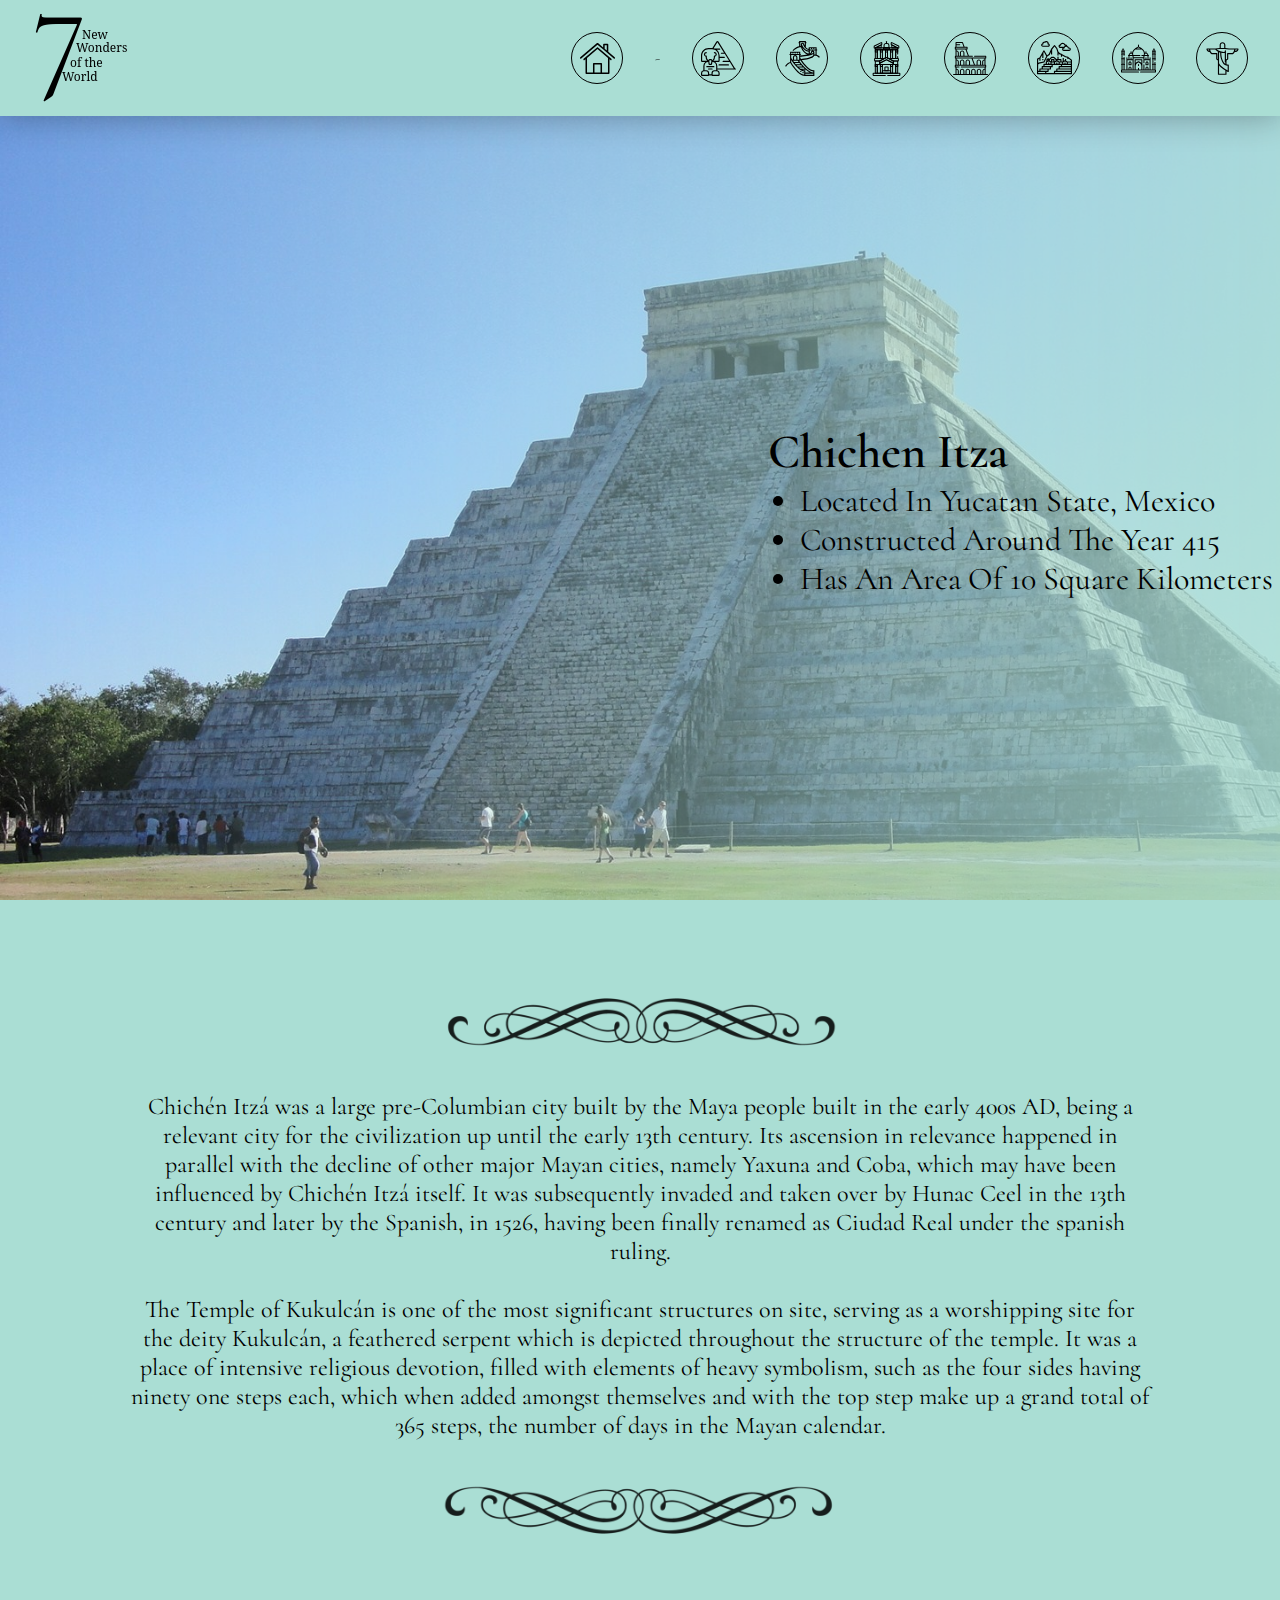
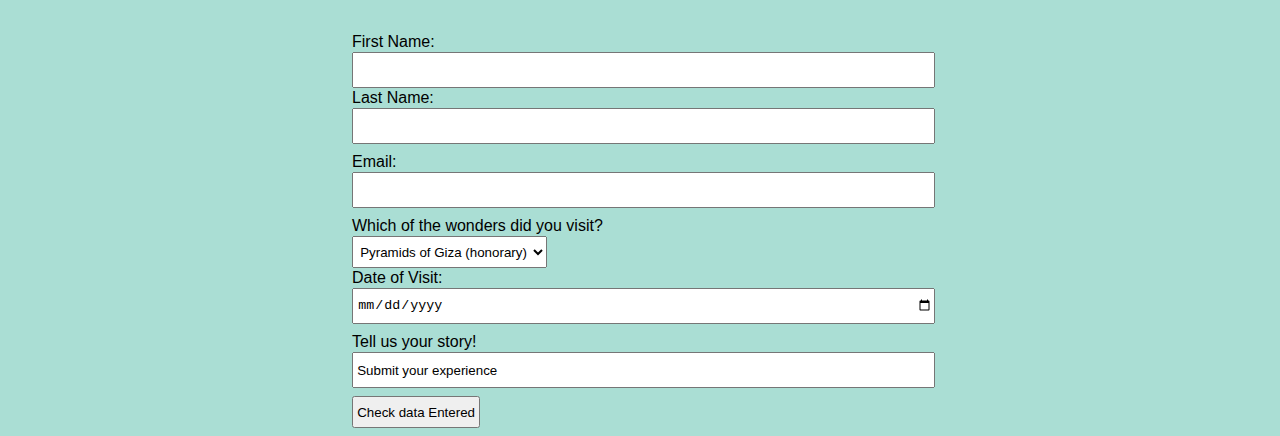
<file: wonders/chichen-itza.html>
<!DOCTYPE html>
<html lang="en">
<head>
    <meta charset="UTF-8">
    <meta http-equiv="X-UA-Compatible" content="IE=edge">
    <meta name="viewport" content="width=device-width, initial-scale=1.0">
    <title>Chichen Itza</title>

    <link rel="shortcut icon" href="../icons/itza.svg" type="image/x-icon">
    <!-- Right landing page -->

    <link rel="stylesheet" href="../styles/general.css">
    <link rel="stylesheet" href="../styles/info-landing.css">
    <link rel="stylesheet" href="../styles/form.css">
    <link rel="stylesheet" href="../styles/header.css">
    <link rel="stylesheet" href="../styles/info-pages.css">
    <!-- Linking CSS -->

    <!-- Adding font "Cormorant" from Google Fonts -->
    <link rel="preconnect" href="https://fonts.googleapis.com">
    <link rel="preconnect" href="https://fonts.gstatic.com" crossorigin>
    <link href="https://fonts.googleapis.com/css2?family=Cormorant:ital,wght@0,300;0,400;0,700;1,500&display=swap" rel="stylesheet">

    <!-- JavaScript -->
    <script>
        function formCompletionMessage(event) {
            event.preventDefault();
            let date = document.getElementById('date').value;

            let comparedate = new Date(date);
            const today = new Date();

            if (comparedate > today) {
                window.alert("Invalid Date, retry");
            } else {
                let fname = document.getElementById('fname').value;
                let lname = document.getElementById('lname').value;
                let email = document.getElementById('email').value;
                let wonder = document.getElementById('wonder-option').value;
            let story = document.getElementById('story').value;
            
            let message = `Confirm Your Details: 
            First Name: ${fname} \n 
            Last Name: ${lname} \n 
            Email: ${email} \n 
            Date: ${date} \n
            Wonder: ${wonder} \n \n 
            Your Story: ${story}
            `
            window.confirm(message)
}
}
    </script>

</head>
<body>
    <header>
        <div id="left-section">
            <img src="../icons/web-logo.png" id="header-logo">
        </div>
        <div id="right-section">
            <div class="nav-button" id="nav0" onclick="location.href = '../index.html'">
                <img src="../icons/home.svg" class="nav-icons">
            </div>
            -
            
            <div class="nav-button" id="nav1" onclick="location.href = '../wonders/pyramid-of-giza.html'">
                <img src="../icons/giza.svg" class="nav-icons">
            </div>
            <div class="nav-button" id="nav2" onclick="location.href = '../wonders/great-wall-of-china.html'">
                <img src="../icons/china.svg" class="nav-icons">
            </div>
            <div class="nav-button" id="nav3" onclick="location.href = '../wonders/petra.html'">
                <img src="../icons/petra.svg" class="nav-icons">
            </div>
            <div class="nav-button" id="nav4">
                <img src="../icons/colosseum.svg" class="nav-icons" onclick="location.href = '../wonders/colosseum.html'">
            </div>
            <div class="nav-button" id="nav6">
                <img src="../icons/pichu.svg" class="nav-icons" onclick="location.href = '../wonders/machu-picchu.html'">
            </div>
            <div class="nav-button" id="nav7">
                <img src="../icons/taj.svg" class="nav-icons" onclick="location.href = '../wonders/taj-mahal.html'">
            </div>
            <div class="nav-button" id="nav8" onclick="location.href = '../wonders/christ-the-redeemer.html'">
                <img src="../icons/christ.svg" class="nav-icons">
            </div>
        </div>
        </header>

        <section id="info-landing">
            <div id="landing-grid">
                <div id="landing-image-container">
                    <img src="../images/chichen-itza.jpg" id="background-image">
                </div>
                <div id="info-title">
                    <p id="page-title-main">
                        Chichen Itza
                    </p>

                    <ul id="wonder-fact-list">
                        <li>Located In Yucatan State, Mexico</li>
                        <li>constructed around the year 415</li>
                        <li>has an area of 10 square kilometers</li>
                    </ul>
                </div>
            </div>
        </section>

        <div class="divider" id="divider-1h-container">
            <img src="../images/fancy-divider.png" id="divider-1h" class="horizontal-divider">
        </div>

        <section class="textual-desciption-section">
            <div id="textual-description">
                Chichén Itzá was a large pre-Columbian city built by the Maya people built in the early 400s AD, being a relevant city for the civilization up until the early 13th century. Its ascension in relevance happened in parallel with the decline of other major Mayan cities, namely Yaxuna and Coba, which may have been influenced by Chichén Itzá itself. It was subsequently invaded and taken over by Hunac Ceel in the 13th century and later by the Spanish, in 1526, having been finally renamed as Ciudad Real under the spanish ruling.
                <br> <br>
                The Temple of Kukulcán is one of the most significant structures on site, serving as a worshipping site for the deity Kukulcán, a feathered serpent which is depicted throughout the structure of the temple. It was a place of intensive religious devotion, filled with elements of heavy symbolism, such as the four sides having ninety one steps each, which when added amongst themselves and with the top step make up a grand total of 365 steps, the number of days in the Mayan calendar.
            </div>            
        </section>

        <div class="divider" id="divider-2h-container">
            <img src="../images/fancy-divider.png" id="divider-2h" class="horizontal-divider">
        </div>

        <section id="form-section">
            <form action="" id="hpage-form" method="post">
                <div class="names-input-grid">
                    <label for="fname" class="form-label">First Name:</label> <br>
                    <input type="text" id="fname" name="fname" required>
                    <label for="lname" class="form-label">Last Name:</label> <br>
                    <input type="text" id="lname" name="lname" required>
                </div>
        
                <div>
                    <label for="email" class="form-label">Email:</label> <br>
                    <input type="email" id="email" name="email" required>
                </div>
        
                <div>
                    <label for="wonder-option" class="form-label">Which of the wonders did you visit?</label> <br>
                    <select id="wonder-option" name="wonder-option" required>
                        <option value="giza">Pyramids of Giza (honorary)</option>
                        <option value="china">Great Wall of China</option>
                        <option value="petra">Petra</option>
                        <option value="colosseum">The colosseum</option>
                        <option value="chichen-itza">Chichen Itza</option>
                        <option value="machu-picchu">Machu Picchu</option>
                        <option value="taj-mahal">Taj Mahal</option>
                        <option value="christ-the-redeemer">Christ the Redeemer</option>
                    </select>
        
                    <br>
                    <label for="date" class="form-label" required>Date of Visit:</label> <br>
                    <input type="date" name="date" id="date">
                </div>
        
                <div>
                    <label for="story" class="form-label">Tell us your story!</label> <br>
                    <input name="story" id="story" type="text" value="Submit your experience" required>
                </div>
        
                <div>
                    <!-- Submits the page info -->
                    <button onclick="formCompletionMessage(event)">Check data Entered</button>
                </div>
            </form>
        </section>
</body>
</html>
</file>
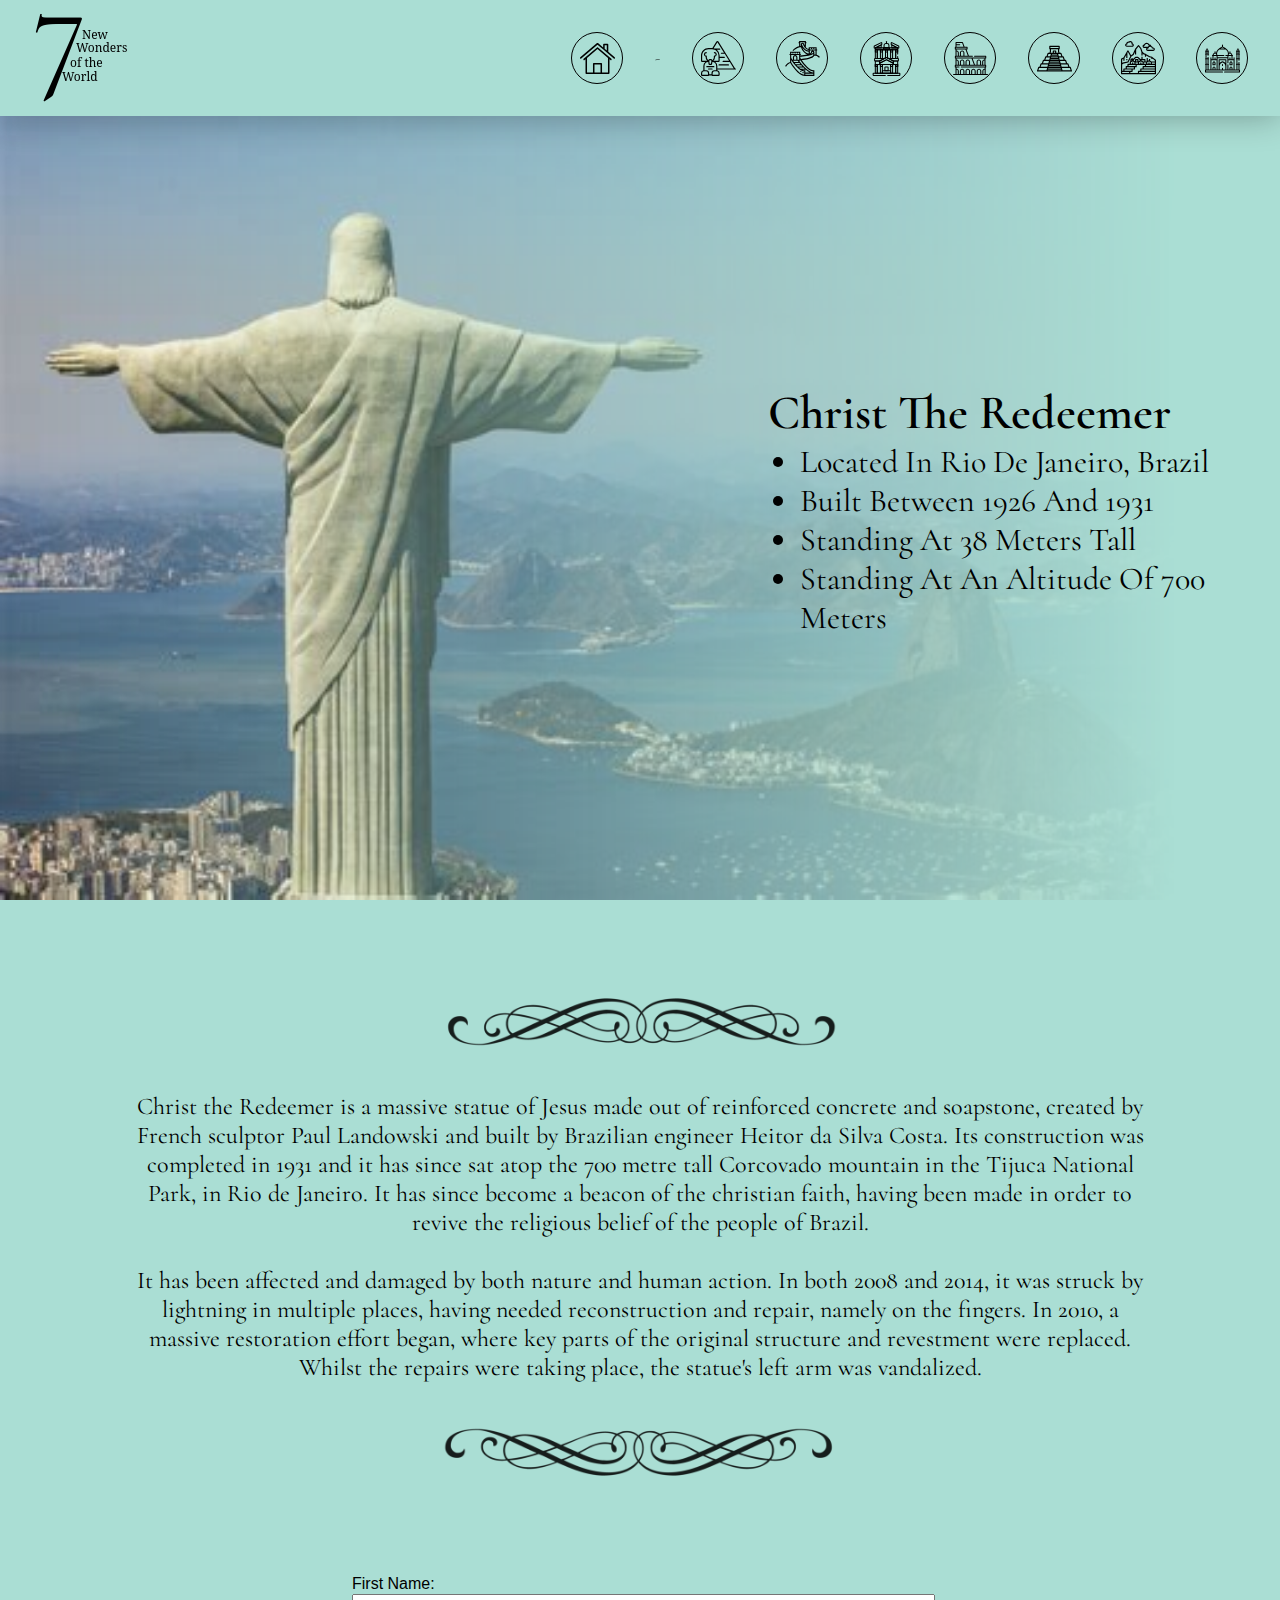
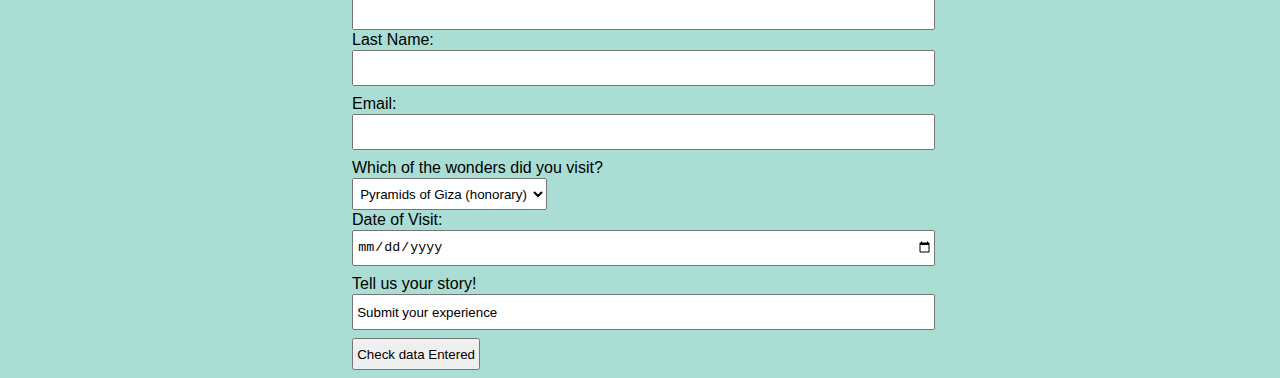
<file: wonders/christ-the-redeemer.html>
<!DOCTYPE html>
<html lang="en">
<head>
    <meta charset="UTF-8">
    <meta http-equiv="X-UA-Compatible" content="IE=edge">
    <meta name="viewport" content="width=device-width, initial-scale=1.0">
    <title>Christ The Redeemer</title>

    <link rel="shortcut icon" href="../icons/christ.svg" type="image/x-icon">
    <!-- Right landing page -->

    <link rel="stylesheet" href="../styles/general.css">
    <link rel="stylesheet" href="../styles/info-landing.css">
    <link rel="stylesheet" href="../styles/form.css">
    <link rel="stylesheet" href="../styles/header.css">
    <link rel="stylesheet" href="../styles/info-pages.css">
    <!-- Linking CSS -->

    <!-- Adding font "Cormorant" from Google Fonts -->
    <link rel="preconnect" href="https://fonts.googleapis.com">
    <link rel="preconnect" href="https://fonts.gstatic.com" crossorigin>
    <link href="https://fonts.googleapis.com/css2?family=Cormorant:ital,wght@0,300;0,400;0,700;1,500&display=swap" rel="stylesheet">

    <!-- JavaScript -->
    <script>
        function formCompletionMessage(event) {
            event.preventDefault();
            let date = document.getElementById('date').value;

            let comparedate = new Date(date);
            const today = new Date();

            if (comparedate > today) {
                window.alert("Invalid Date, retry");
            } else {
                let fname = document.getElementById('fname').value;
                let lname = document.getElementById('lname').value;
                let email = document.getElementById('email').value;
                let wonder = document.getElementById('wonder-option').value;
            let story = document.getElementById('story').value;
            
            let message = `Confirm Your Details: 
            First Name: ${fname} \n 
            Last Name: ${lname} \n 
            Email: ${email} \n 
            Date: ${date} \n
            Wonder: ${wonder} \n \n 
            Your Story: ${story}
            `
            window.confirm(message)
}
}
    </script>

</head>
<body>
    <header>
        <div id="left-section">
            <img src="../icons/web-logo.png" id="header-logo">
        </div>
        <div id="right-section">
            <div class="nav-button" id="nav0" onclick="location.href = '../index.html'">
                <img src="../icons/home.svg" class="nav-icons">
            </div>
            -
            
            <div class="nav-button" id="nav1" onclick="location.href = '../wonders/pyramid-of-giza.html'">
                <img src="../icons/giza.svg" class="nav-icons">
            </div>
            <div class="nav-button" id="nav2" onclick="location.href = '../wonders/great-wall-of-china.html'">
                <img src="../icons/china.svg" class="nav-icons">
            </div>
            <div class="nav-button" id="nav3" onclick="location.href = '../wonders/petra.html'">
                <img src="../icons/petra.svg" class="nav-icons">
            </div>
            <div class="nav-button" id="nav4">
                <img src="../icons/colosseum.svg" class="nav-icons" onclick="location.href = '../wonders/colosseum.html'">
            </div>
            <div class="nav-button" id="nav5">
                <img src="../icons/itza.svg" class="nav-icons" onclick="location.href = '../wonders/chichen-itza.html'">
            </div>
            <div class="nav-button" id="nav6">
                <img src="../icons/pichu.svg" class="nav-icons" onclick="location.href = '../wonders/machu-picchu.html'">
            </div>
            <div class="nav-button" id="nav7">
                <img src="../icons/taj.svg" class="nav-icons" onclick="location.href = '../wonders/taj-mahal.html'">
            </div>
        </div>
        </header>

        <section id="info-landing">
            <div id="landing-grid">
                <div id="landing-image-container">
                    <img src="../images/christ-redeemer.jpg" id="background-image">
                </div>
                <div id="info-title">
                    <p id="page-title-main">
                        Christ The Redeemer
                    </p>

                    <ul id="wonder-fact-list">
                        <li>Located in Rio de Janeiro, Brazil</li>
                        <li>Built Between 1926 and 1931</li>
                        <li>Standing at 38 meters tall</li>
                        <li>Standing at an altitude of 700 meters</li>
                    </ul>
                </div>
            </div>
        </section>

        <div class="divider" id="divider-1h-container">
            <img src="../images/fancy-divider.png" id="divider-1h" class="horizontal-divider">
        </div>

        <section class="textual-desciption-section">
            <div id="textual-description">
                Christ the Redeemer is a massive statue of Jesus made out of reinforced concrete and soapstone, created by French sculptor Paul Landowski and built by Brazilian engineer Heitor da Silva Costa. Its construction was completed in 1931 and it has since sat atop the 700 metre tall Corcovado mountain in the Tijuca National Park, in Rio de Janeiro. It has since become a beacon of the christian faith, having been made in order to revive the religious belief of the people of Brazil.
                <br> <br>
                It has been affected and damaged by both nature and human action. In both 2008 and 2014, it was struck by lightning in multiple places, having needed reconstruction and repair, namely on the fingers. In 2010, a massive restoration effort began, where key parts of the original structure and revestment were replaced. Whilst the repairs were taking place, the statue's left arm was vandalized.
            </div>            
        </section>

        <div class="divider" id="divider-2h-container">
            <img src="../images/fancy-divider.png" id="divider-2h" class="horizontal-divider">
        </div>

        <section id="form-section">
            <form action="" id="hpage-form" method="post">
                <div class="names-input-grid">
                    <label for="fname" class="form-label">First Name:</label> <br>
                    <input type="text" id="fname" name="fname" required>
                    <label for="lname" class="form-label">Last Name:</label> <br>
                    <input type="text" id="lname" name="lname" required>
                </div>
        
                <div>
                    <label for="email" class="form-label">Email:</label> <br>
                    <input type="email" id="email" name="email" required>
                </div>
        
                <div>
                    <label for="wonder-option" class="form-label">Which of the wonders did you visit?</label> <br>
                    <select id="wonder-option" name="wonder-option" required>
                        <option value="giza">Pyramids of Giza (honorary)</option>
                        <option value="china">Great Wall of China</option>
                        <option value="petra">Petra</option>
                        <option value="colosseum">The colosseum</option>
                        <option value="chichen-itza">Chichen Itza</option>
                        <option value="machu-picchu">Machu Picchu</option>
                        <option value="taj-mahal">Taj Mahal</option>
                        <option value="christ-the-redeemer">Christ the Redeemer</option>
                    </select>
        
                    <br>
                    <label for="date" class="form-label" required>Date of Visit:</label> <br>
                    <input type="date" name="date" id="date">
                </div>
        
                <div>
                    <label for="story" class="form-label">Tell us your story!</label> <br>
                    <input name="story" id="story" type="text" value="Submit your experience" required>
                </div>
        
                <div>
                    <!-- Submits the page info -->
                    <button onclick="formCompletionMessage(event)">Check data Entered</button>
                </div>
            </form>
        </section>
</body>
</html>
</file>
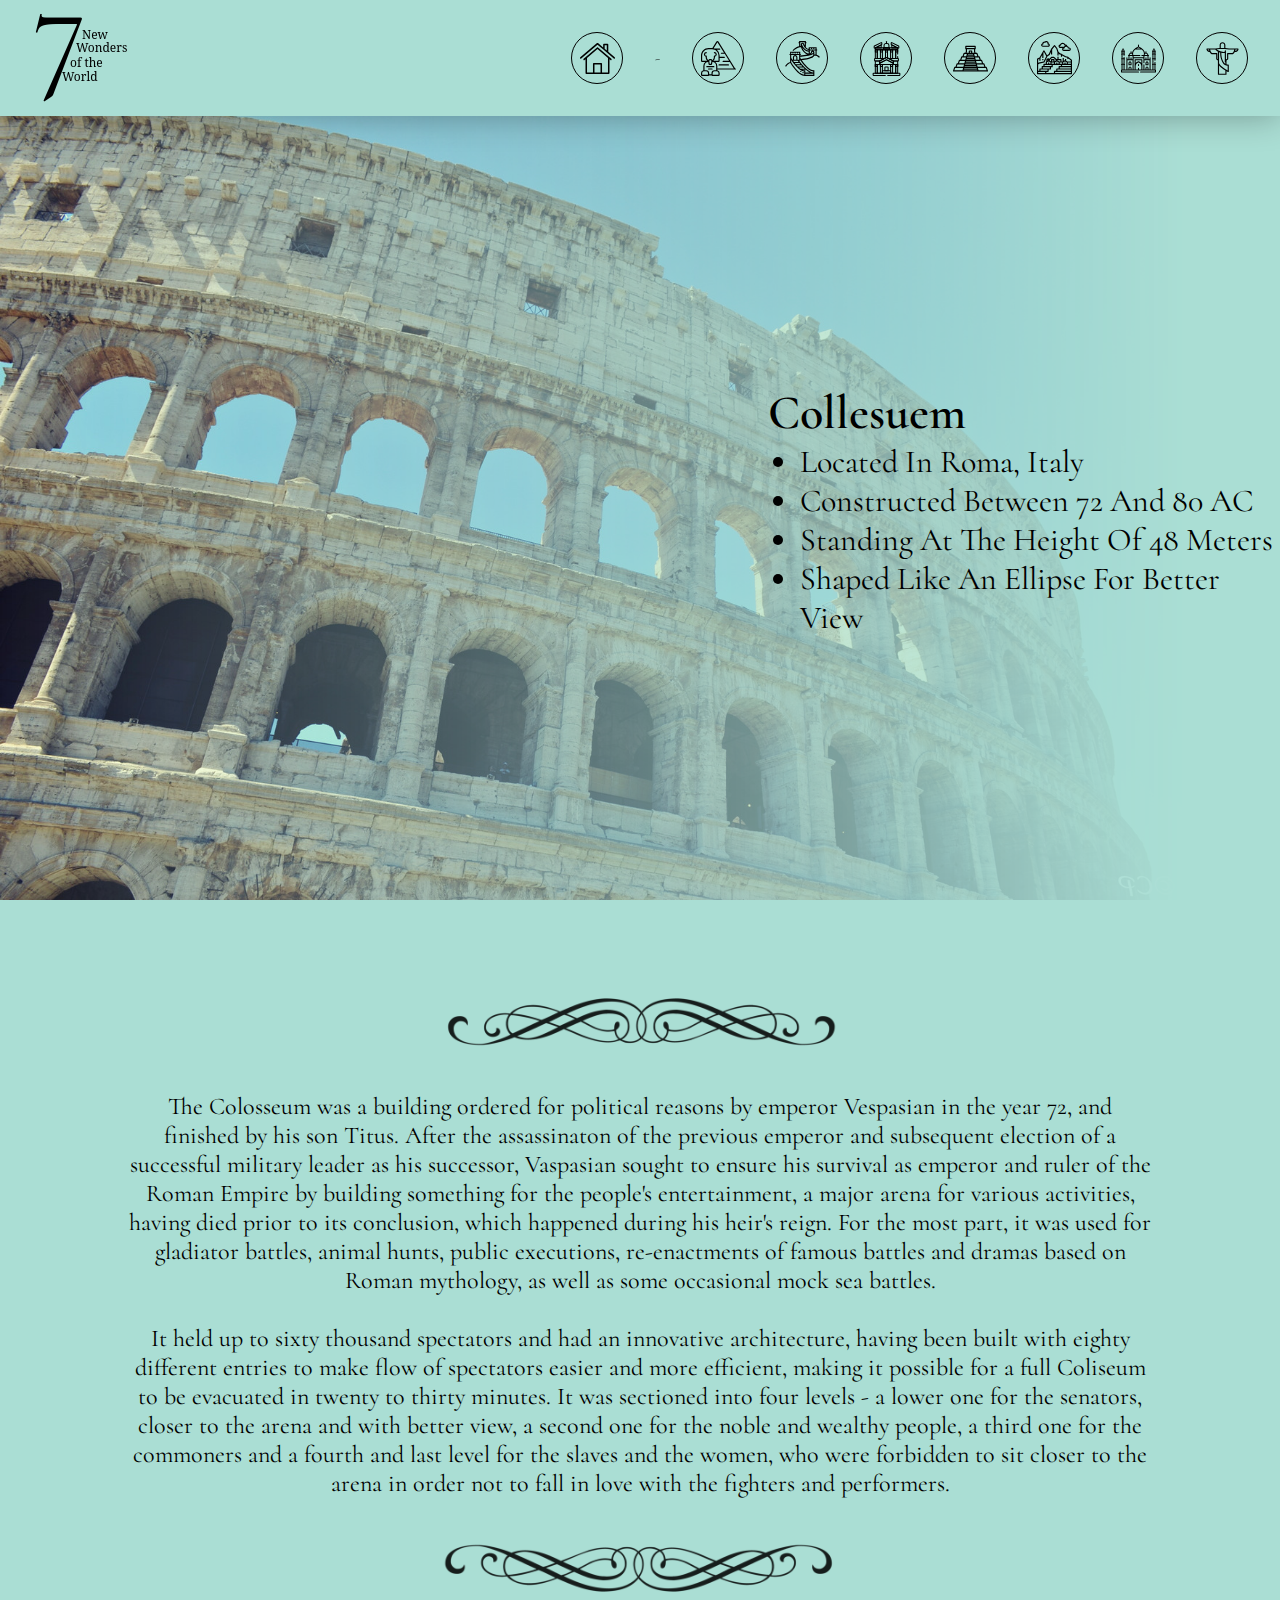
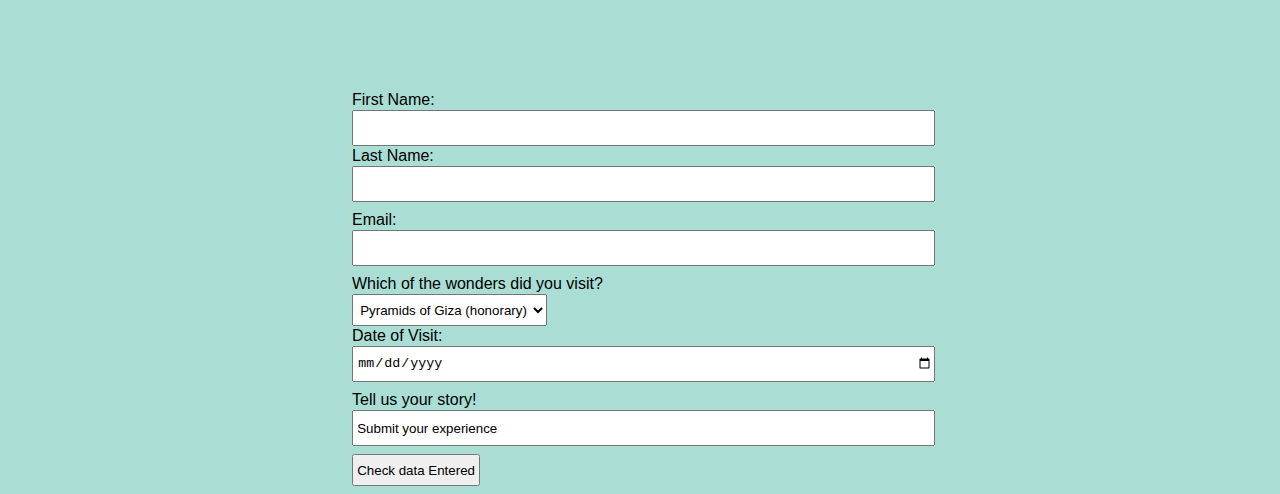
<file: wonders/colosseum.html>
<!DOCTYPE html>
<html lang="en">
<head>
    <meta charset="UTF-8">
    <meta http-equiv="X-UA-Compatible" content="IE=edge">
    <meta name="viewport" content="width=device-width, initial-scale=1.0">
    <title>Colosseum</title>

    <link rel="shortcut icon" href="../icons/colosseum.svg" type="image/x-icon">
    <!-- Right landing page -->

    <link rel="stylesheet" href="../styles/general.css">
    <link rel="stylesheet" href="../styles/info-landing.css">
    <link rel="stylesheet" href="../styles/form.css">
    <link rel="stylesheet" href="../styles/header.css">
    <link rel="stylesheet" href="../styles/info-pages.css">
    <!-- Linking CSS -->

    <!-- Adding font "Cormorant" from Google Fonts -->
    <link rel="preconnect" href="https://fonts.googleapis.com">
    <link rel="preconnect" href="https://fonts.gstatic.com" crossorigin>
    <link href="https://fonts.googleapis.com/css2?family=Cormorant:ital,wght@0,300;0,400;0,700;1,500&display=swap" rel="stylesheet">

    <!-- JavaScript -->
    <script>
        function formCompletionMessage(event) {
            event.preventDefault();
            let date = document.getElementById('date').value;

            let comparedate = new Date(date);
            const today = new Date();

            if (comparedate > today) {
                window.alert("Invalid Date, retry");
            } else {
                let fname = document.getElementById('fname').value;
                let lname = document.getElementById('lname').value;
                let email = document.getElementById('email').value;
                let wonder = document.getElementById('wonder-option').value;
            let story = document.getElementById('story').value;
            
            let message = `Confirm Your Details: 
            First Name: ${fname} \n 
            Last Name: ${lname} \n 
            Email: ${email} \n 
            Date: ${date} \n
            Wonder: ${wonder} \n \n 
            Your Story: ${story}
            `
            window.confirm(message)
}
}
    </script>

</head>
<body>
    <header>
        <div id="left-section">
            <img src="../icons/web-logo.png" id="header-logo">
        </div>
        <div id="right-section">
            <div class="nav-button" id="nav0" onclick="location.href = '../index.html'">
                <img src="../icons/home.svg" class="nav-icons">
            </div>
            -
            
            <div class="nav-button" id="nav1" onclick="location.href = '../wonders/pyramid-of-giza.html'">
                <img src="../icons/giza.svg" class="nav-icons">
            </div>
            <div class="nav-button" id="nav2" onclick="location.href = '../wonders/great-wall-of-china.html'">
                <img src="../icons/china.svg" class="nav-icons">
            </div>
            <div class="nav-button" id="nav3" onclick="location.href = '../wonders/petra.html'">
                <img src="../icons/petra.svg" class="nav-icons">
            </div>
            <div class="nav-button" id="nav5">
                <img src="../icons/itza.svg" class="nav-icons" onclick="location.href = '../wonders/chichen-itza.html'">
            </div>
            <div class="nav-button" id="nav6">
                <img src="../icons/pichu.svg" class="nav-icons" onclick="location.href = '../wonders/machu-picchu.html'">
            </div>
            <div class="nav-button" id="nav7">
                <img src="../icons/taj.svg" class="nav-icons" onclick="location.href = '../wonders/taj-mahal.html'">
            </div>
            <div class="nav-button" id="nav8" onclick="location.href = '../wonders/christ-the-redeemer.html'">
                <img src="../icons/christ.svg" class="nav-icons">
            </div>
        </div>
        </header>

        <section id="info-landing">
            <div id="landing-grid">
                <div id="landing-image-container">
                    <img src="../images/collesuem.jpg" id="background-image">
                </div>
                <div id="info-title">
                    <p id="page-title-main">
                        Collesuem
                    </p>

                    <ul id="wonder-fact-list">
                        <li>Located in Roma, Italy</li>
                        <li>Constructed between 72 and 80 AC</li>
                        <li>Standing at the height of 48 meters</li>
                        <li>Shaped like an ellipse for better view</li>
                    </ul>
                </div>
            </div>
        </section>

        <div class="divider" id="divider-1h-container">
            <img src="../images/fancy-divider.png" id="divider-1h" class="horizontal-divider">
        </div>

        <section class="textual-desciption-section">
            <div id="textual-description">
                The Colosseum was a building ordered for political reasons by emperor Vespasian in the year 72, and finished by his son Titus. After the assassinaton of the previous emperor and subsequent election of a successful military leader as his successor, Vaspasian sought to ensure his survival as emperor and ruler of the Roman Empire by building something for the people's entertainment, a major arena for various activities, having died prior to its conclusion, which happened during his heir's reign. For the most part, it was used for gladiator battles, animal hunts, public executions, re-enactments of famous battles and dramas based on Roman mythology, as well as some occasional mock sea battles.
                <br> <br>
                It held up to sixty thousand spectators and had an innovative architecture, having been built with eighty different entries to make flow of spectators easier and more efficient, making it possible for a full Coliseum to be evacuated in twenty to thirty minutes. It was sectioned into four levels - a lower one for the senators, closer to the arena and with better view, a second one for the noble and wealthy people, a third one for the commoners and a fourth and last level for the slaves and the women, who were forbidden to sit closer to the arena in order not to fall in love with the fighters and performers.    
            </div>            
        </section>

        <div class="divider" id="divider-2h-container">
            <img src="../images/fancy-divider.png" id="divider-2h" class="horizontal-divider">
        </div>

        <section id="form-section">
            <form action="" id="hpage-form" method="post">
                <div class="names-input-grid">
                    <label for="fname" class="form-label">First Name:</label> <br>
                    <input type="text" id="fname" name="fname" required>
                    <label for="lname" class="form-label">Last Name:</label> <br>
                    <input type="text" id="lname" name="lname" required>
                </div>
        
                <div>
                    <label for="email" class="form-label">Email:</label> <br>
                    <input type="email" id="email" name="email" required>
                </div>
        
                <div>
                    <label for="wonder-option" class="form-label">Which of the wonders did you visit?</label> <br>
                    <select id="wonder-option" name="wonder-option" required>
                        <option value="giza">Pyramids of Giza (honorary)</option>
                        <option value="china">Great Wall of China</option>
                        <option value="petra">Petra</option>
                        <option value="colosseum">The colosseum</option>
                        <option value="chichen-itza">Chichen Itza</option>
                        <option value="machu-picchu">Machu Picchu</option>
                        <option value="taj-mahal">Taj Mahal</option>
                        <option value="christ-the-redeemer">Christ the Redeemer</option>
                    </select>
        
                    <br>
                    <label for="date" class="form-label" required>Date of Visit:</label> <br>
                    <input type="date" name="date" id="date">
                </div>
        
                <div>
                    <label for="story" class="form-label">Tell us your story!</label> <br>
                    <input name="story" id="story" type="text" value="Submit your experience" required>
                </div>
        
                <div>
                    <!-- Submits the page info -->
                    <button onclick="formCompletionMessage(event)">Check data Entered</button>
                </div>
            </form>
        </section>
</body>
</html>
</file>
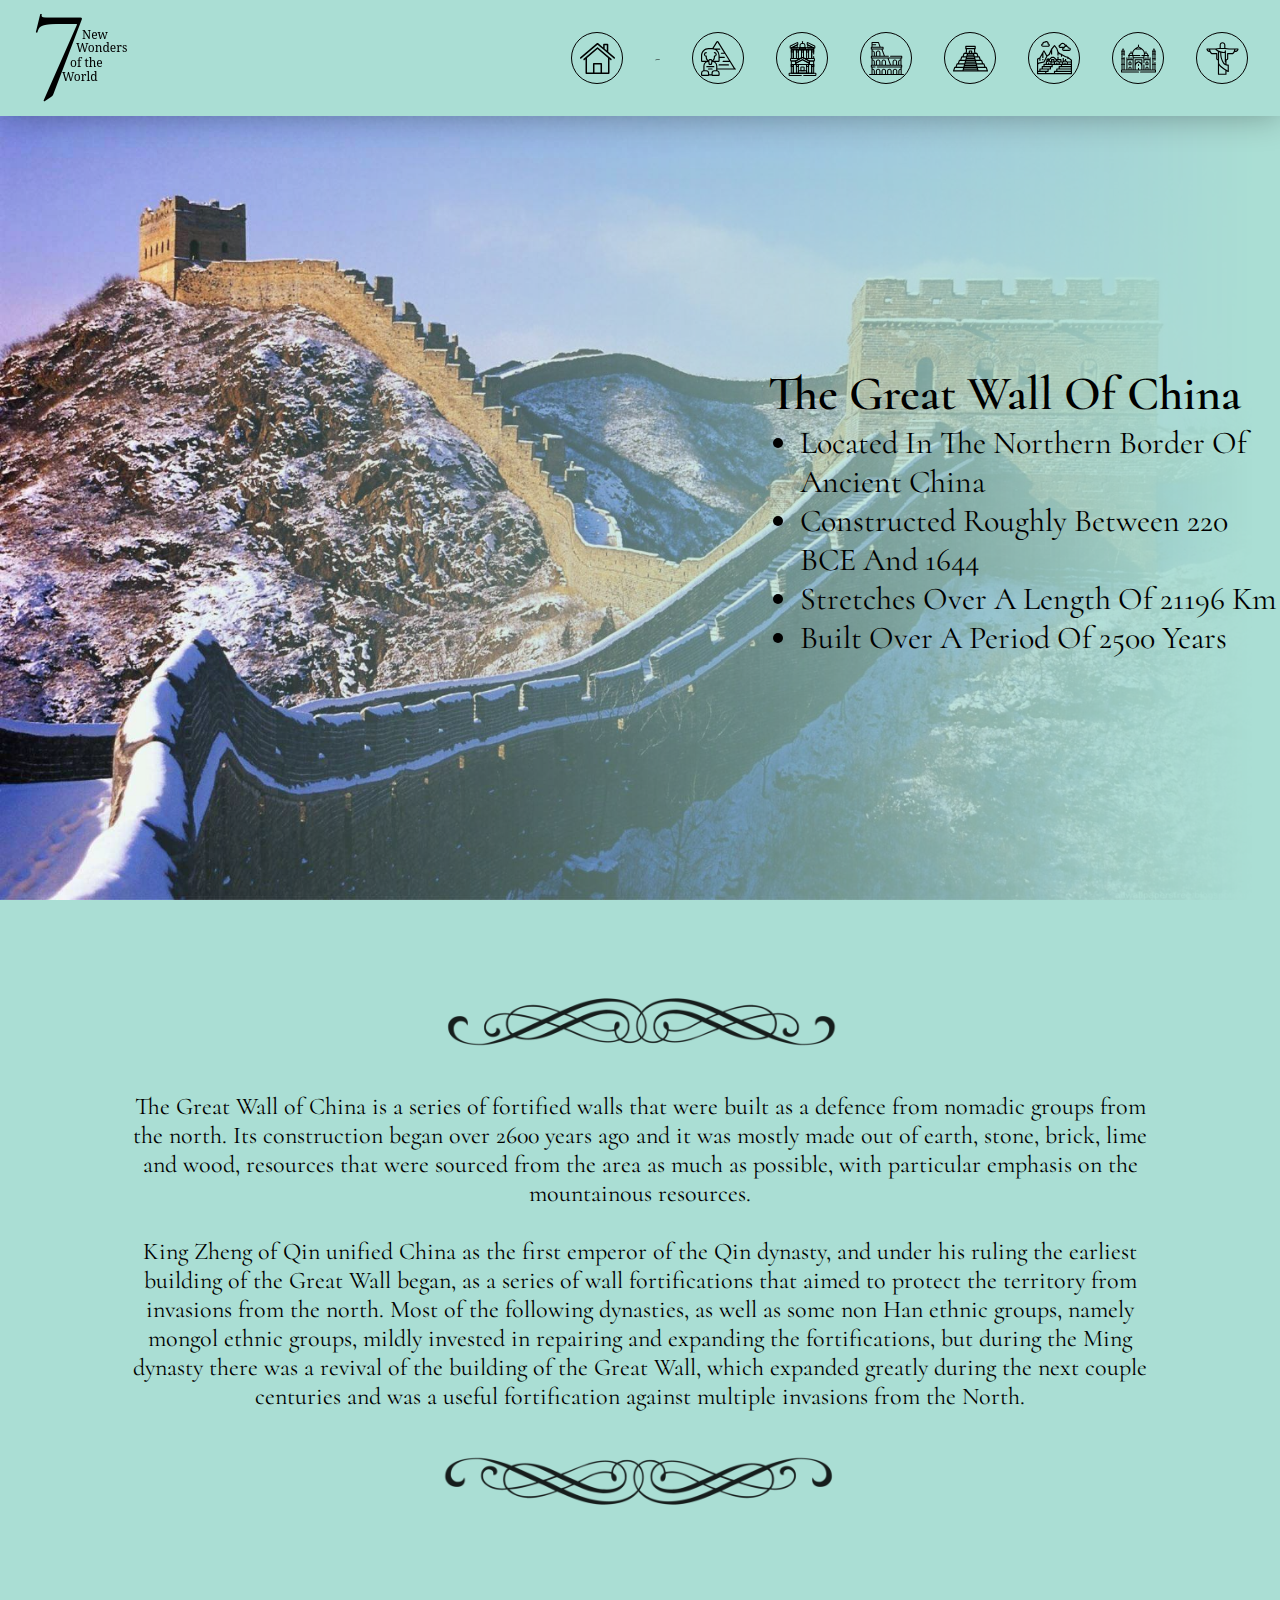
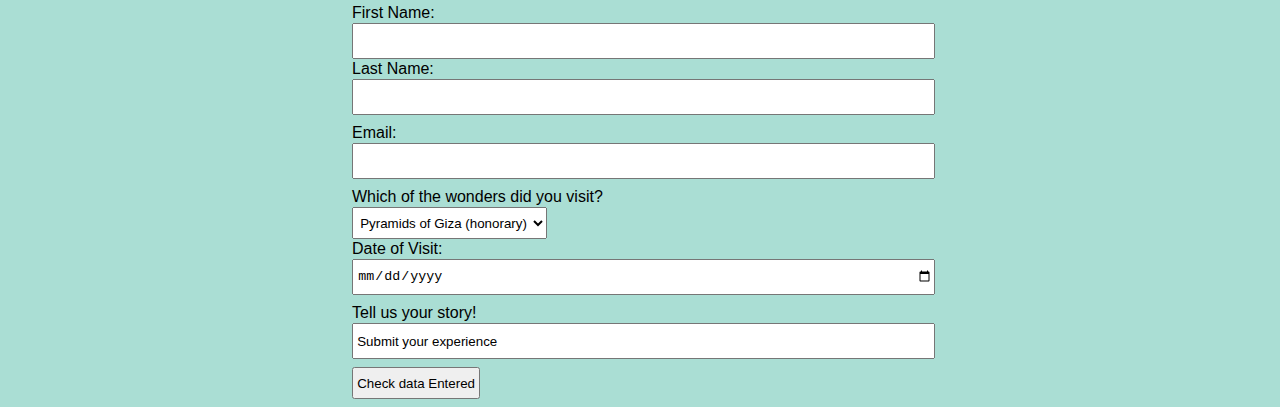
<file: wonders/great-wall-of-china.html>
<!DOCTYPE html>
<html lang="en">
<head>
    <meta charset="UTF-8">
    <meta http-equiv="X-UA-Compatible" content="IE=edge">
    <meta name="viewport" content="width=device-width, initial-scale=1.0">
    <title>Great Wall of China</title>

    <link rel="shortcut icon" href="../icons/china.svg" type="image/x-icon">
    <!-- Creates a favicon for this specific page. -->

    <link rel="stylesheet" href="../styles/general.css">
    <link rel="stylesheet" href="../styles/info-landing.css">
    <link rel="stylesheet" href="../styles/form.css">
    <link rel="stylesheet" href="../styles/header.css">
    <link rel="stylesheet" href="../styles/info-pages.css">
    <!-- Linking CSS -->

    <!-- Adding font "Cormorant" from Google Fonts -->
    <link rel="preconnect" href="https://fonts.googleapis.com">
    <link rel="preconnect" href="https://fonts.gstatic.com" crossorigin>
    <link href="https://fonts.googleapis.com/css2?family=Cormorant:ital,wght@0,300;0,400;0,700;1,500&display=swap" rel="stylesheet">

    <!-- JavaScript -->
    <script>
        function formCompletionMessage(event) {
            event.preventDefault();
            let date = document.getElementById('date').value;

            let comparedate = new Date(date);
            const today = new Date();

            if (comparedate > today) {
                window.alert("Invalid Date, retry");
            } else {
                let fname = document.getElementById('fname').value;
                let lname = document.getElementById('lname').value;
                let email = document.getElementById('email').value;
                let wonder = document.getElementById('wonder-option').value;
            let story = document.getElementById('story').value;
            
            let message = `Confirm Your Details: 
            First Name: ${fname} \n 
            Last Name: ${lname} \n 
            Email: ${email} \n 
            Date: ${date} \n
            Wonder: ${wonder} \n \n 
            Your Story: ${story}
            `
            window.confirm(message)
}
}
    </script>

</head>
<body>
    <header>
        <div id="left-section">
            <img src="../icons/web-logo.png" id="header-logo">
        </div>
        <div id="right-section">
            <div class="nav-button" id="nav0" onclick="location.href = '../index.html'">
                <img src="../icons/home.svg" class="nav-icons">
            </div>
            -
            
            <div class="nav-button" id="nav1" onclick="location.href = '../wonders/pyramid-of-giza.html'">
                <img src="../icons/giza.svg" class="nav-icons">
            </div>
            <div class="nav-button" id="nav3" onclick="location.href = '../wonders/petra.html'">
                <img src="../icons/petra.svg" class="nav-icons">
            </div>
            <div class="nav-button" id="nav4">
                <img src="../icons/colosseum.svg" class="nav-icons" onclick="location.href = '../wonders/colosseum.html'">
            </div>
            <div class="nav-button" id="nav5">
                <img src="../icons/itza.svg" class="nav-icons" onclick="location.href = '../wonders/chichen-itza.html'">
            </div>
            <div class="nav-button" id="nav6">
                <img src="../icons/pichu.svg" class="nav-icons" onclick="location.href = '../wonders/machu-picchu.html'">
            </div>
            <div class="nav-button" id="nav7">
                <img src="../icons/taj.svg" class="nav-icons" onclick="location.href = '../wonders/taj-mahal.html'">
            </div>
            <div class="nav-button" id="nav8" onclick="location.href = '../wonders/christ-the-redeemer.html'">
                <img src="../icons/christ.svg" class="nav-icons">
            </div>
        </div>
        </header>

        <section id="info-landing">
            <div id="landing-grid">
                <div id="landing-image-container">
                    <img src="../images/great-wall-of-china.jpg" id="background-image">
                </div>
                <div id="info-title">
                    <p id="page-title-main">
                        The Great Wall Of China
                    </p>

                    <ul id="wonder-fact-list">
                        <li>Located in the Northern Border of ancient China</li>
                        <li>Constructed roughly between 220 BCE and 1644</li>
                        <li>Stretches over a length of 21196 km</li>
                        <li>built over a period of 2500 years</li>
                    </ul>
                </div>
            </div>
        </section>

        <div class="divider" id="divider-1h-container">
            <img src="../images/fancy-divider.png" id="divider-1h" class="horizontal-divider">
        </div>

        <section class="textual-desciption-section">
            <div id="textual-description">
                The Great Wall of China is a series of fortified walls that were built as a defence from nomadic groups from the north. Its construction began over 2600 years ago and it was mostly made out of earth, stone, brick, lime and wood, resources that were sourced from the area as much as possible, with particular emphasis on the mountainous resources.
                <br> <br>
                King Zheng of Qin unified China as the first emperor of the Qin dynasty, and under his ruling the earliest building of the Great Wall began, as a series of wall fortifications that aimed to protect the territory from invasions from the north. Most of the following dynasties, as well as some non Han ethnic groups, namely mongol ethnic groups, mildly invested in repairing and expanding the fortifications, but during the Ming dynasty there was a revival of the building of the Great Wall, which expanded greatly during the next couple centuries and was a useful fortification against multiple invasions from the North.
            </div>            
        </section>

        <div class="divider" id="divider-2h-container">
            <img src="../images/fancy-divider.png" id="divider-2h" class="horizontal-divider">
        </div>

        <section id="form-section">
            <form action="" id="hpage-form" method="post">
                <div class="names-input-grid">
                    <label for="fname" class="form-label">First Name:</label> <br>
                    <input type="text" id="fname" name="fname" required>
                    <label for="lname" class="form-label">Last Name:</label> <br>
                    <input type="text" id="lname" name="lname" required>
                </div>
        
                <div>
                    <label for="email" class="form-label">Email:</label> <br>
                    <input type="email" id="email" name="email" required>
                </div>
        
                <div>
                    <label for="wonder-option" class="form-label">Which of the wonders did you visit?</label> <br>
                    <select id="wonder-option" name="wonder-option" required>
                        <option value="giza">Pyramids of Giza (honorary)</option>
                        <option value="china">Great Wall of China</option>
                        <option value="petra">Petra</option>
                        <option value="colosseum">The colosseum</option>
                        <option value="chichen-itza">Chichen Itza</option>
                        <option value="machu-picchu">Machu Picchu</option>
                        <option value="taj-mahal">Taj Mahal</option>
                        <option value="christ-the-redeemer">Christ the Redeemer</option>
                    </select>
        
                    <br>
                    <label for="date" class="form-label" required>Date of Visit:</label> <br>
                    <input type="date" name="date" id="date">
                </div>
        
                <div>
                    <label for="story" class="form-label">Tell us your story!</label> <br>
                    <input name="story" id="story" type="text" value="Submit your experience" required>
                </div>
        
                <div>
                    <!-- Submits the page info -->
                    <button onclick="formCompletionMessage(event)">Check data Entered</button>
                </div>
            </form>
        </section>
</body>
</html>
</file>
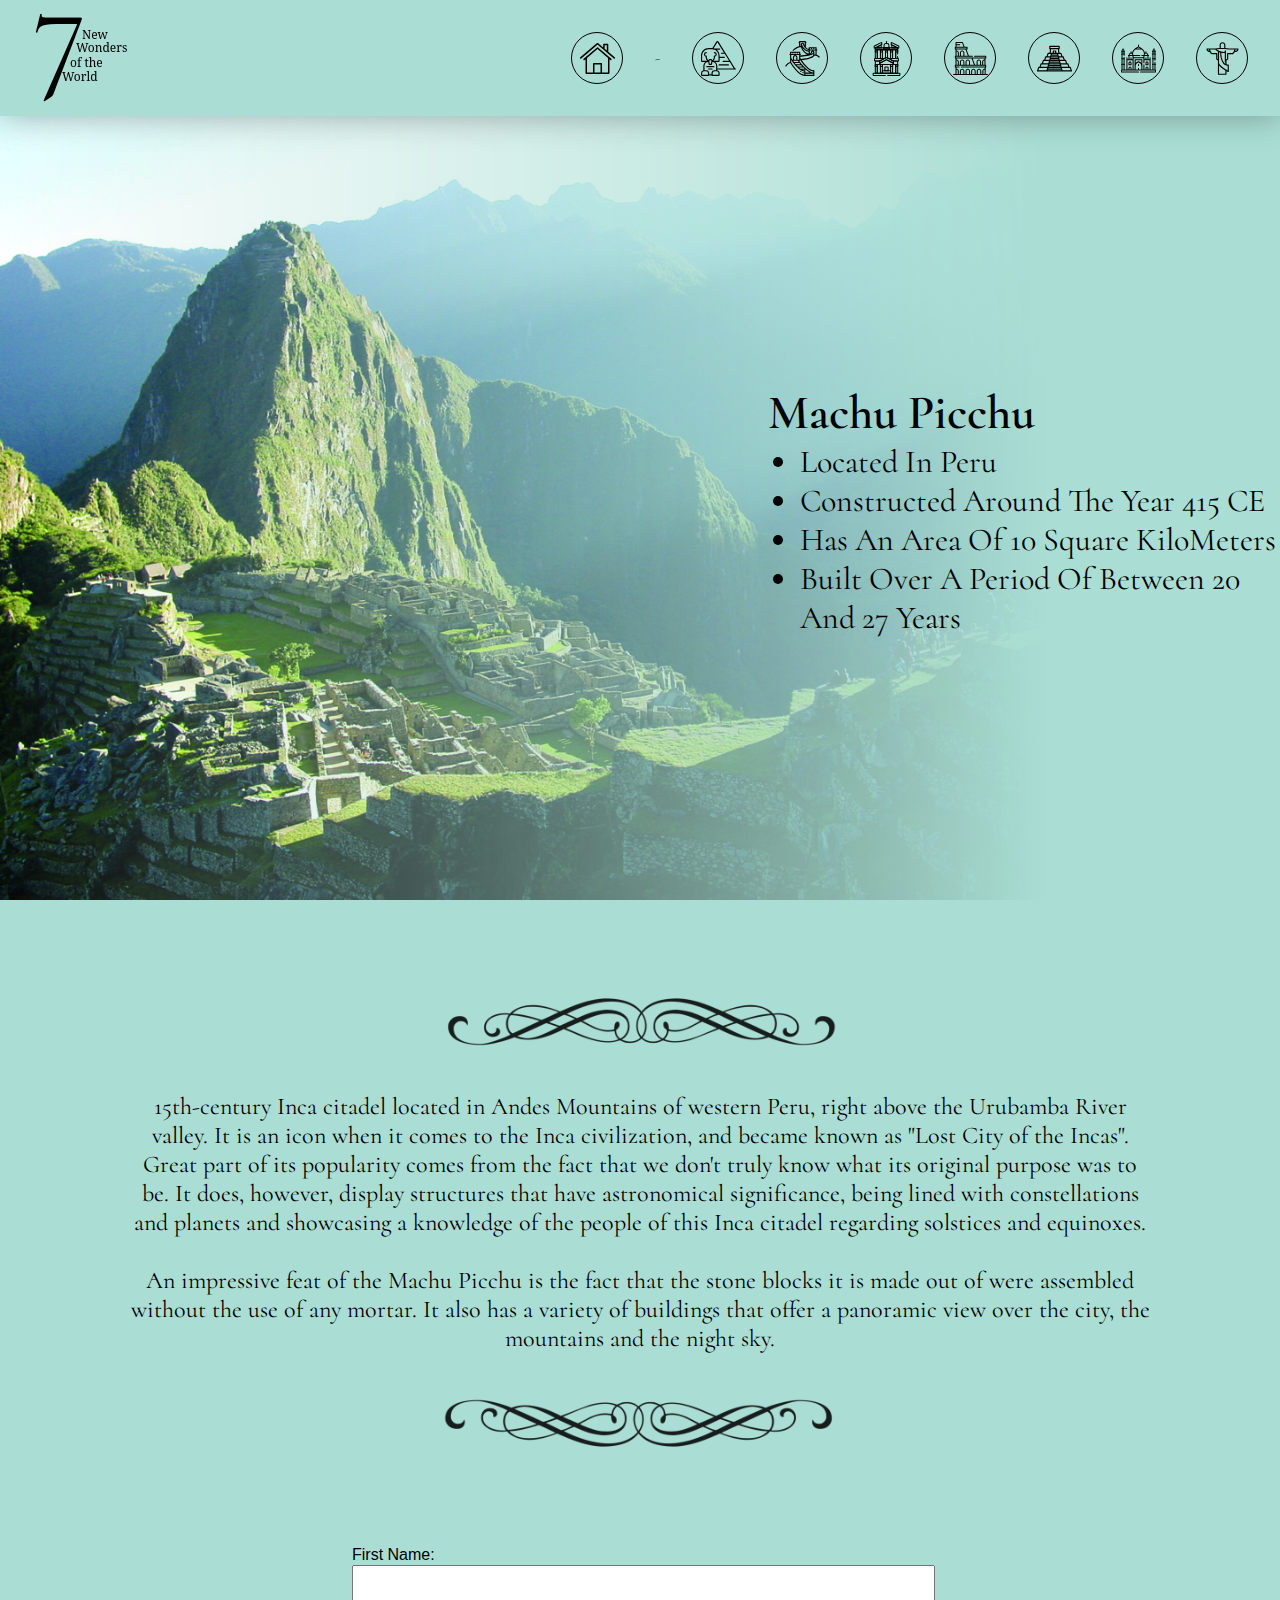
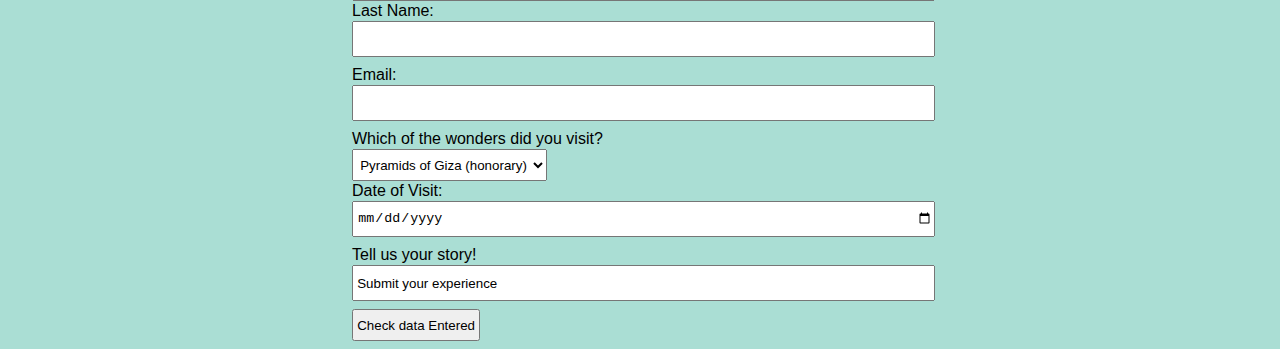
<file: wonders/machu-picchu.html>
<!DOCTYPE html>
<html lang="en">
<head>
    <meta charset="UTF-8">
    <meta http-equiv="X-UA-Compatible" content="IE=edge">
    <meta name="viewport" content="width=device-width, initial-scale=1.0">
    <title>Machu Pichu</title>

    <link rel="shortcut icon" href="../icons/pichu.svg" type="image/x-icon">
    <!-- Right landing page -->

    <link rel="stylesheet" href="../styles/general.css">
    <link rel="stylesheet" href="../styles/info-landing.css">
    <link rel="stylesheet" href="../styles/form.css">
    <link rel="stylesheet" href="../styles/header.css">
    <link rel="stylesheet" href="../styles/info-pages.css">
    <!-- Linking CSS -->

    <!-- Adding font "Cormorant" from Google Fonts -->
    <link rel="preconnect" href="https://fonts.googleapis.com">
    <link rel="preconnect" href="https://fonts.gstatic.com" crossorigin>
    <link href="https://fonts.googleapis.com/css2?family=Cormorant:ital,wght@0,300;0,400;0,700;1,500&display=swap" rel="stylesheet">

    <!-- JavaScript -->
    <script>
        function formCompletionMessage(event) {
            event.preventDefault();
            let date = document.getElementById('date').value;

            let comparedate = new Date(date);
            const today = new Date();

            if (comparedate > today) {
                window.alert("Invalid Date, retry");
            } else {
                let fname = document.getElementById('fname').value;
                let lname = document.getElementById('lname').value;
                let email = document.getElementById('email').value;
                let wonder = document.getElementById('wonder-option').value;
            let story = document.getElementById('story').value;
            
            let message = `Confirm Your Details: 
            First Name: ${fname} \n 
            Last Name: ${lname} \n 
            Email: ${email} \n 
            Date: ${date} \n
            Wonder: ${wonder} \n \n 
            Your Story: ${story}
            `
            window.confirm(message)
}
}
    </script>

</head>
<body>
    <header>
        <div id="left-section">
            <img src="../icons/web-logo.png" id="header-logo">
        </div>
        <div id="right-section">
            <div class="nav-button" id="nav0" onclick="location.href = '../index.html'">
                <img src="../icons/home.svg" class="nav-icons">
            </div>
            -
            
            <div class="nav-button" id="nav1" onclick="location.href = '../wonders/pyramid-of-giza.html'">
                <img src="../icons/giza.svg" class="nav-icons">
            </div>
            <div class="nav-button" id="nav2" onclick="location.href = '../wonders/great-wall-of-china.html'">
                <img src="../icons/china.svg" class="nav-icons">
            </div>
            <div class="nav-button" id="nav3" onclick="location.href = '../wonders/petra.html'">
                <img src="../icons/petra.svg" class="nav-icons">
            </div>
            <div class="nav-button" id="nav4">
                <img src="../icons/colosseum.svg" class="nav-icons" onclick="location.href = '../wonders/colosseum.html'">
            </div>
            <div class="nav-button" id="nav5">
                <img src="../icons/itza.svg" class="nav-icons" onclick="location.href = '../wonders/chichen-itza.html'">
            </div>
            <div class="nav-button" id="nav7">
                <img src="../icons/taj.svg" class="nav-icons" onclick="location.href = '../wonders/taj-mahal.html'">
            </div>
            <div class="nav-button" id="nav8" onclick="location.href = '../wonders/christ-the-redeemer.html'">
                <img src="../icons/christ.svg" class="nav-icons">
            </div>
        </div>
        </header>

        <section id="info-landing">
            <div id="landing-grid">
                <div id="landing-image-container">
                    <img src="../images/machu-picchu.jpg" id="background-image">
                </div>
                <div id="info-title">
                    <p id="page-title-main">
                        Machu Picchu
                    </p>

                    <ul id="wonder-fact-list">
                        <li>Located In Peru</li>
                        <li>Constructed Around the year 415 CE</li>
                        <li>Has an area of 10 square KiloMeters</li>
                        <li>built over a period of between 20 and 27 years</li>
                    </ul>
                </div>
            </div>
        </section>

        <div class="divider" id="divider-1h-container">
            <img src="../images/fancy-divider.png" id="divider-1h" class="horizontal-divider">
        </div>

        <section class="textual-desciption-section">
            <div id="textual-description">
                15th-century Inca citadel located in Andes Mountains of western Peru, right above the Urubamba River valley. It is an icon when it comes to the Inca civilization, and became known as "Lost City of the Incas". Great part of its popularity comes from the fact that we don't truly know what its original purpose was to be. It does, however, display structures that have astronomical significance, being lined with constellations and planets and showcasing a knowledge of the people of this Inca citadel regarding solstices and equinoxes. 
                <br> <br>
                An impressive feat of the Machu Picchu is the fact that the stone blocks it is made out of were assembled without the use of any mortar. It also has a variety of buildings that offer a panoramic view over the city, the mountains and the night sky.
            </div>            
        </section>

        <div class="divider" id="divider-2h-container">
            <img src="../images/fancy-divider.png" id="divider-2h" class="horizontal-divider">
        </div>

        <section id="form-section">
            <form action="" id="hpage-form" method="post">
                <div class="names-input-grid">
                    <label for="fname" class="form-label">First Name:</label> <br>
                    <input type="text" id="fname" name="fname" required>
                    <label for="lname" class="form-label">Last Name:</label> <br>
                    <input type="text" id="lname" name="lname" required>
                </div>
        
                <div>
                    <label for="email" class="form-label">Email:</label> <br>
                    <input type="email" id="email" name="email" required>
                </div>
        
                <div>
                    <label for="wonder-option" class="form-label">Which of the wonders did you visit?</label> <br>
                    <select id="wonder-option" name="wonder-option" required>
                        <option value="giza">Pyramids of Giza (honorary)</option>
                        <option value="china">Great Wall of China</option>
                        <option value="petra">Petra</option>
                        <option value="colosseum">The colosseum</option>
                        <option value="chichen-itza">Chichen Itza</option>
                        <option value="machu-picchu">Machu Picchu</option>
                        <option value="taj-mahal">Taj Mahal</option>
                        <option value="christ-the-redeemer">Christ the Redeemer</option>
                    </select>
        
                    <br>
                    <label for="date" class="form-label" required>Date of Visit:</label> <br>
                    <input type="date" name="date" id="date">
                </div>
        
                <div>
                    <label for="story" class="form-label">Tell us your story!</label> <br>
                    <input name="story" id="story" type="text" value="Submit your experience" required>
                </div>
        
                <div>
                    <!-- Submits the page info -->
                    <button onclick="formCompletionMessage(event)">Check data Entered</button>
                </div>
            </form>
        </section>
</body>
</html>
</file>
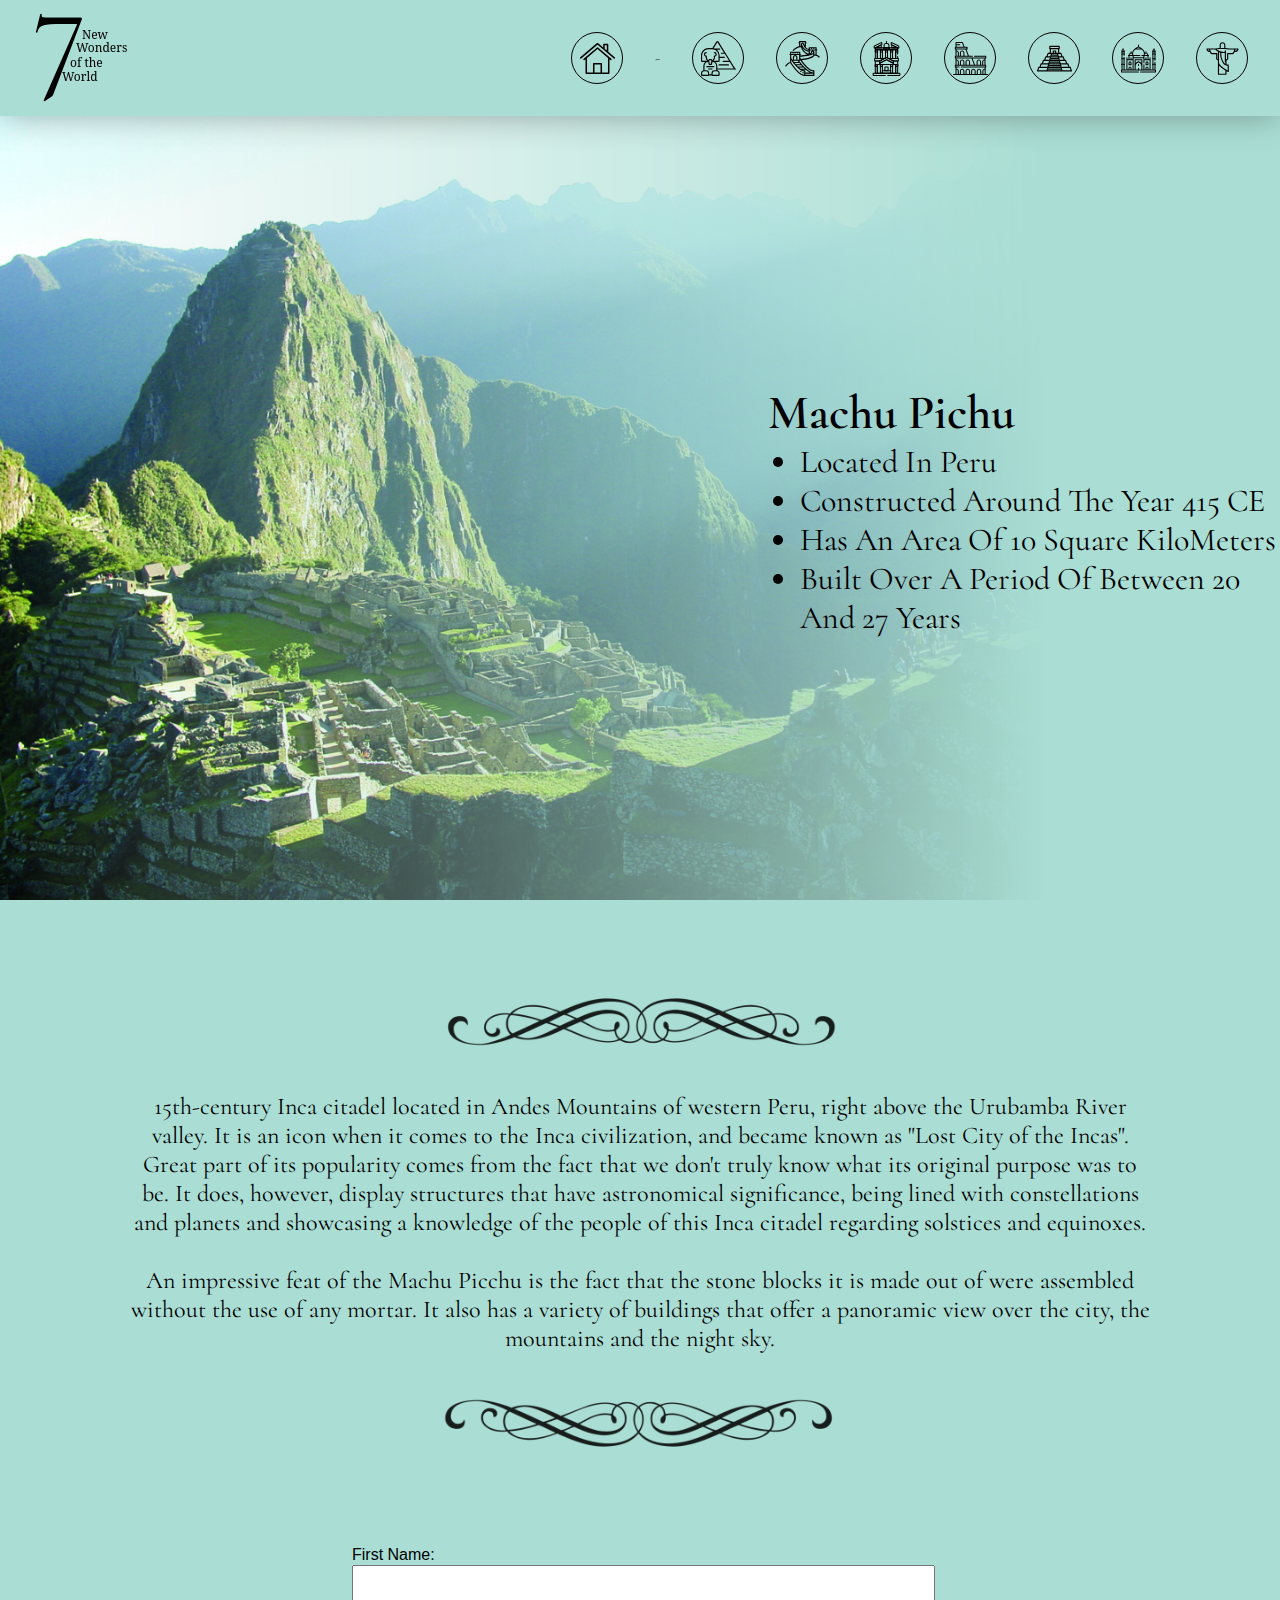
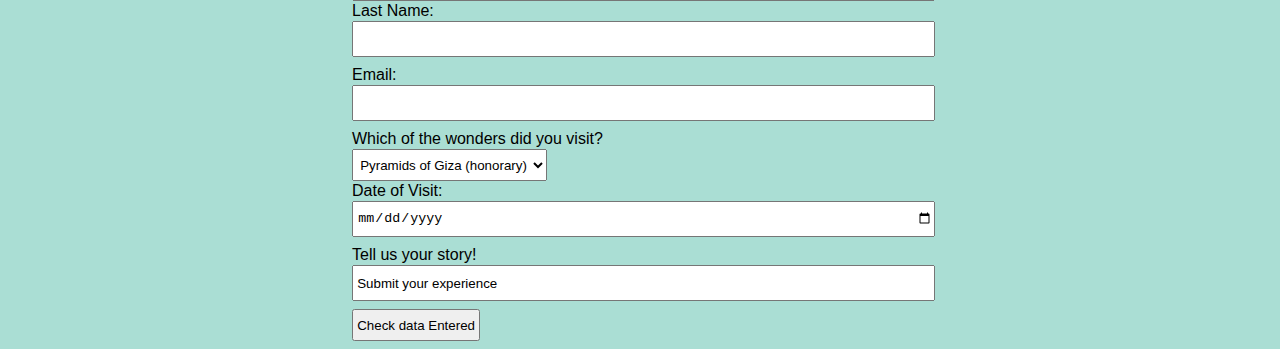
<file: wonders/machu-pichu.html>
<!DOCTYPE html>
<html lang="en">
<head>
    <meta charset="UTF-8">
    <meta http-equiv="X-UA-Compatible" content="IE=edge">
    <meta name="viewport" content="width=device-width, initial-scale=1.0">
    <title>Machu Pichu</title>

    <link rel="shortcut icon" href="../icons/pichu.svg" type="image/x-icon">
    <!-- Right landing page -->

    <link rel="stylesheet" href="../styles/general.css">
    <link rel="stylesheet" href="../styles/info-landing.css">
    <link rel="stylesheet" href="../styles/form.css">
    <link rel="stylesheet" href="../styles/header.css">
    <link rel="stylesheet" href="../styles/info-pages.css">
    <!-- Linking CSS -->

    <!-- Adding font "Cormorant" from Google Fonts -->
    <link rel="preconnect" href="https://fonts.googleapis.com">
    <link rel="preconnect" href="https://fonts.gstatic.com" crossorigin>
    <link href="https://fonts.googleapis.com/css2?family=Cormorant:ital,wght@0,300;0,400;0,700;1,500&display=swap" rel="stylesheet">

    <!-- JavaScript -->
    <script>
        function formCompletionMessage(event) {
            event.preventDefault();
            let date = document.getElementById('date').value;

            let comparedate = new Date(date);
            const today = new Date();

            if (comparedate > today) {
                window.alert("Invalid Date, retry");
            } else {
                let fname = document.getElementById('fname').value;
                let lname = document.getElementById('lname').value;
                let email = document.getElementById('email').value;
                let wonder = document.getElementById('wonder-option').value;
            let story = document.getElementById('story').value;
            
            let message = `Confirm Your Details: 
            First Name: ${fname} \n 
            Last Name: ${lname} \n 
            Email: ${email} \n 
            Date: ${date} \n
            Wonder: ${wonder} \n \n 
            Your Story: ${story}
            `
            window.alert(message)
}
}
    </script>

</head>
<body>
    <header>
        <div id="left-section">
            <img src="../icons/web-logo.png" id="header-logo">
        </div>
        <div id="right-section">
            <div class="nav-button" id="nav0" onclick="location.href = '../index.html'">
                <img src="../icons/home.svg" class="nav-icons">
            </div>
            -
            
            <div class="nav-button" id="nav1" onclick="location.href = '../wonders/pyramid-of-giza.html'">
                <img src="../icons/giza.svg" class="nav-icons">
            </div>
            <div class="nav-button" id="nav2" onclick="location.href = '../wonders/great-wall-of-china.html'">
                <img src="../icons/china.svg" class="nav-icons">
            </div>
            <div class="nav-button" id="nav3" onclick="location.href = '../wonders/petra.html'">
                <img src="../icons/petra.svg" class="nav-icons">
            </div>
            <div class="nav-button" id="nav4">
                <img src="../icons/colosseum.svg" class="nav-icons" onclick="location.href = '../wonders/colosseum.html'">
            </div>
            <div class="nav-button" id="nav5">
                <img src="../icons/itza.svg" class="nav-icons" onclick="location.href = '../wonders/chichen-itza.html'">
            </div>
            <div class="nav-button" id="nav7">
                <img src="../icons/taj.svg" class="nav-icons" onclick="location.href = '../wonders/taj-mahal.html'">
            </div>
            <div class="nav-button" id="nav8" onclick="location.href = '../../wonders/christ-the-redeemer.html'">
                <img src="../icons/christ.svg" class="nav-icons">
            </div>
        </div>
        </header>

        <section id="info-landing">
            <div id="landing-grid">
                <div id="landing-image-container">
                    <img src="../images/machu-pichu.jpg" id="background-image">
                </div>
                <div id="info-title">
                    <p id="page-title-main">
                        Machu Pichu
                    </p>

                    <ul id="wonder-fact-list">
                        <li>Located In Peru</li>
                        <li>Constructed Around the year 415 CE</li>
                        <li>Has an area of 10 square KiloMeters</li>
                        <li>built over a period of between 20 and 27 years</li>
                    </ul>
                </div>
            </div>
        </section>

        <div class="divider" id="divider-1h-container">
            <img src="../images/fancy-divider.png" id="divider-1h" class="horizontal-divider">
        </div>

        <section class="textual-desciption-section">
            <div id="textual-description">
                15th-century Inca citadel located in Andes Mountains of western Peru, right above the Urubamba River valley. It is an icon when it comes to the Inca civilization, and became known as "Lost City of the Incas". Great part of its popularity comes from the fact that we don't truly know what its original purpose was to be. It does, however, display structures that have astronomical significance, being lined with constellations and planets and showcasing a knowledge of the people of this Inca citadel regarding solstices and equinoxes. 
                <br> <br>
                An impressive feat of the Machu Picchu is the fact that the stone blocks it is made out of were assembled without the use of any mortar. It also has a variety of buildings that offer a panoramic view over the city, the mountains and the night sky.
            </div>            
        </section>

        <div class="divider" id="divider-2h-container">
            <img src="../images/fancy-divider.png" id="divider-2h" class="horizontal-divider">
        </div>

    <section id="form-section">
        <form action="" id="hpage-form" method="post">
            <div class="names-input-grid">
                <label for="fname" class="form-label">First Name:</label> <br>
                <input type="text" id="fname" name="fname" required>
                <label for="lname" class="form-label">Last Name:</label> <br>
                <input type="text" id="lname" name="lname" required>
            </div>
    
            <div>
                <label for="email" class="form-label">Email:</label> <br>
                <input type="email" id="email" name="email" required>
            </div>
    
            <div>
                <label for="wonder-option" class="form-label">Which of the wonders did you visit?</label> <br>
                <select id="wonder-option" name="wonder-option" required>
                    <option value="giza">Pyramids of Giza (honorary)</option>
                    <option value="china">Great Wall of China</option>
                    <option value="petra">Petra</option>
                    <option value="colosseum">The colosseum</option>
                    <option value="chichen-itza">Chichen Itza</option>
                    <option value="machu-picchu">Machu Picchu</option>
                    <option value="taj-mahal">Taj Mahal</option>
                    <option value="christ-the-redeemer">Christ the Redeemer</option>
                </select>
    
                <br>
                <label for="date" class="form-label" required>Date of Visit:</label> <br>
                <input type="date" name="date" id="date">
            </div>
    
            <div>
                <label for="story" class="form-label">Tell us your story!</label> <br>
                <input name="story" id="story" type="text" value="Submit your experience" required>
            </div>
    
            <div>
                <!-- Submits the page info -->
                <button onclick="formCompletionMessage(event)">Check data Entered</button>
            </div>
        </form>
    </section>
</body>
</html>
</file>
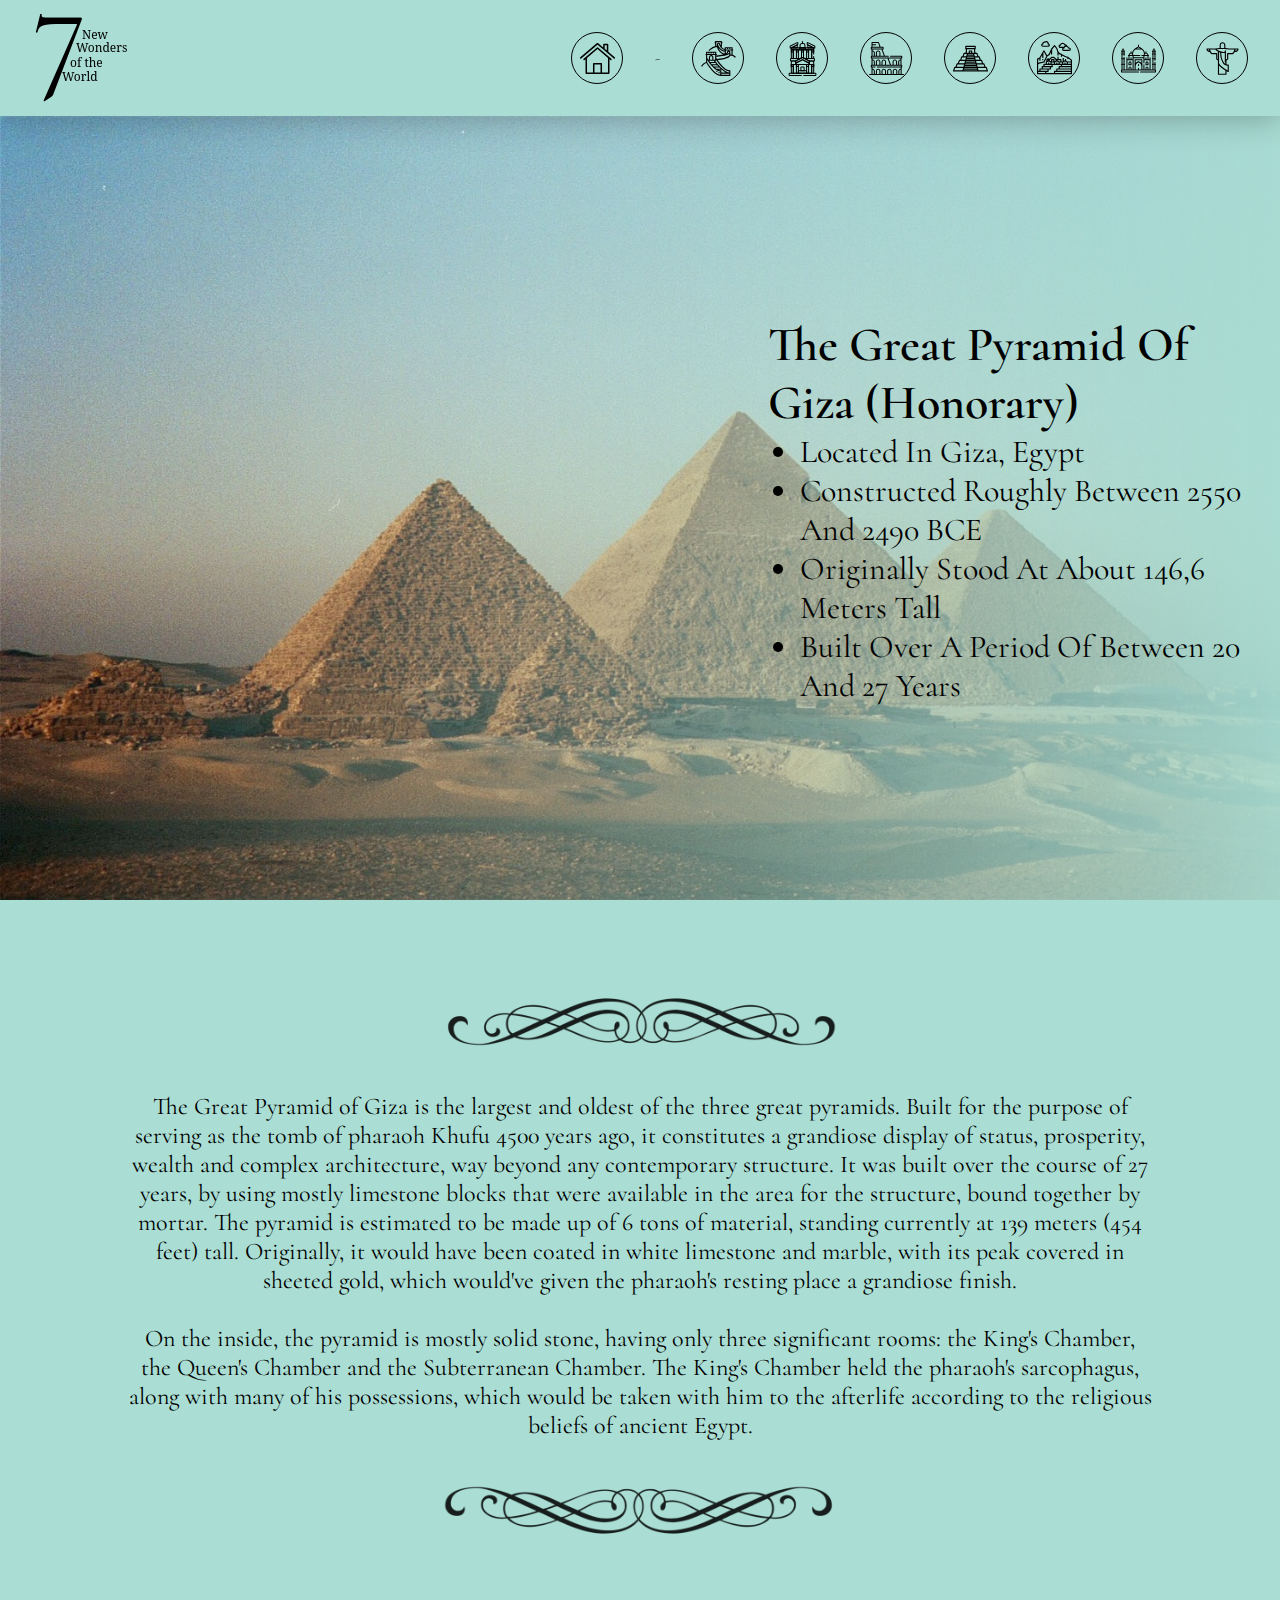
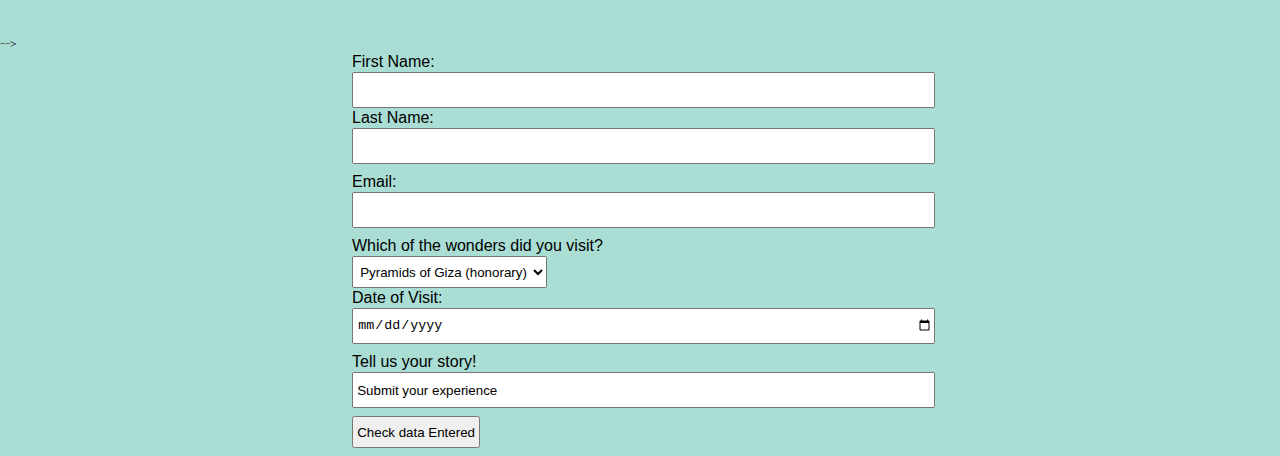
<file: wonders/pyramid-of-giza.html>
<!DOCTYPE html>
<html lang="en">
<head>
    <meta charset="UTF-8">
    <meta http-equiv="X-UA-Compatible" content="IE=edge">
    <meta name="viewport" content="width=device-width, initial-scale=1.0">
    <title>The Pyramid of Giza (honorary)</title>

    <link rel="shortcut icon" href="../icons/giza.svg" type="image/x-icon">
    <!-- Right landing page -->

    <link rel="stylesheet" href="../styles/general.css">
    <link rel="stylesheet" href="../styles/info-landing.css">
    <link rel="stylesheet" href="../styles/form.css">
    <link rel="stylesheet" href="../styles/header.css">
    <link rel="stylesheet" href="../styles/info-pages.css">
    <!-- Linking CSS -->

    <!-- Adding font "Cormorant" from Google Fonts -->
    <link rel="preconnect" href="https://fonts.googleapis.com">
    <link rel="preconnect" href="https://fonts.gstatic.com" crossorigin>
    <link href="https://fonts.googleapis.com/css2?family=Cormorant:ital,wght@0,300;0,400;0,700;1,500&display=swap" rel="stylesheet">

    <!-- JavaScript -->
    <script>
        function formCompletionMessage(event) {
            event.preventDefault();
            let date = document.getElementById('date').value;

            let comparedate = new Date(date);
            const today = new Date();

            if (comparedate > today) {
                window.alert("Invalid Date, retry");
            } else {
                let fname = document.getElementById('fname').value;
                let lname = document.getElementById('lname').value;
                let email = document.getElementById('email').value;
                let wonder = document.getElementById('wonder-option').value;
            let story = document.getElementById('story').value;
            
            let message = `Confirm Your Details: 
            First Name: ${fname} \n 
            Last Name: ${lname} \n 
            Email: ${email} \n 
            Date: ${date} \n
            Wonder: ${wonder} \n \n 
            Your Story: ${story}
            `
            window.confirm(message)
}
}
    </script>
    <!-- This is the only file in the "wonders" directory that will be commented as they are all the same, just different text and images -->


</head>
<body>
    <header>
        <div id="left-section">
            <img src="../icons/web-logo.png" id="header-logo">
            <!-- The logo for the website, from the index.html file -->
        </div>
        <div id="right-section">
            <div class="nav-button" id="nav0" onclick="location.href = '../index.html'">
                <img src="../icons/home.svg" class="nav-icons">
            </div>
            
            -
            <!-- navigation to other pages -->
            <div class="nav-button" id="nav2" onclick="location.href = '../wonders/great-wall-of-china.html'">
                <img src="../icons/china.svg" class="nav-icons">
            </div>
            <div class="nav-button" id="nav3" onclick="location.href = '../wonders/petra.html'">
                <img src="../icons/petra.svg" class="nav-icons">
            </div>
            <div class="nav-button" id="nav4">
                <img src="../icons/colosseum.svg" class="nav-icons" onclick="location.href = '../wonders/colosseum.html'">
            </div>
            <div class="nav-button" id="nav5">
                <img src="../icons/itza.svg" class="nav-icons" onclick="location.href = '../wonders/chichen-itza.html'">
            </div>
            <div class="nav-button" id="nav6">
                <img src="../icons/pichu.svg" class="nav-icons" onclick="location.href = '../wonders/machu-picchu.html'">
            </div>
            <div class="nav-button" id="nav7">
                <img src="../icons/taj.svg" class="nav-icons" onclick="location.href = '../wonders/taj-mahal.html'">
            </div>
            <div class="nav-button" id="nav8" onclick="location.href = '../wonders/christ-the-redeemer.html'">
                <img src="../icons/christ.svg" class="nav-icons">
            </div>
        </div>
        </header>

        <section id="info-landing"> 
            <div id="landing-grid">
                <div id="landing-image-container">
                    <img src="../images/giza.jpg" id="background-image">
                </div>
                <div id="info-title">
                    <p id="page-title-main">
                        The Great Pyramid of Giza (honorary)
                    </p>

                    <!-- A unordered list for the facts about the wonder -->
                    <ul id="wonder-fact-list">
                        <li>Located In Giza, Egypt</li>
                        <li>constructed roughly between 2550 and 2490 BCE</li>
                        <li>originally stood at about 146,6 meters tall</li>
                        <li>built over a period of between 20 and 27 years</li>
                    </ul>
                </div>
            </div>
        </section>

        <div class="divider" id="divider-1h-container">
            <img src="../images/fancy-divider.png" id="divider-1h" class="horizontal-divider">
        </div>

        <section class="textual-desciption-section">
            <div id="textual-description"> <!-- Textual description -->
                The Great Pyramid of Giza is the largest and oldest of the three great pyramids. Built for the purpose of serving as the tomb of pharaoh Khufu 4500 years ago, it constitutes a grandiose display of status, prosperity, wealth and complex architecture, way beyond any contemporary structure. It was built over the course of 27 years, by using mostly limestone blocks that were available in the area for the structure, bound together by mortar. The pyramid is estimated to be made up of 6 tons of material, standing currently at 139 meters (454 feet) tall. Originally, it would have been coated in white limestone and marble, with its peak covered in sheeted gold, which would've given the pharaoh's resting place a grandiose finish. 
                <br> <br>
                On the inside, the pyramid is mostly solid stone, having only three significant rooms: the King's Chamber, the Queen's Chamber and the Subterranean Chamber. The King's Chamber held the pharaoh's sarcophagus, along with many of his possessions, which would be taken with him to the afterlife according to the religious beliefs of ancient Egypt.
            </div>            
        </section>

        <div class="divider" id="divider-2h-container">
            <img src="../images/fancy-divider.png" id="divider-2h" class="horizontal-divider">
        </div>

         <!-- Same form as the one from, it makes a POST request to the form.php file which will later process the information --> -->
        <section id="form-section">
            <form action="" id="hpage-form" method="post">
                <div class="names-input-grid">
                    <label for="fname" class="form-label">First Name:</label> <br>
                    <input type="text" id="fname" name="fname" required>
                    <label for="lname" class="form-label">Last Name:</label> <br>
                    <input type="text" id="lname" name="lname" required>
                </div>
        
                <div>
                    <label for="email" class="form-label">Email:</label> <br>
                    <input type="email" id="email" name="email" required>
                </div>
        
                <div>
                    <label for="wonder-option" class="form-label">Which of the wonders did you visit?</label> <br>
                    <select id="wonder-option" name="wonder-option" required>
                        <option value="giza">Pyramids of Giza (honorary)</option>
                        <option value="china">Great Wall of China</option>
                        <option value="petra">Petra</option>
                        <option value="colosseum">The colosseum</option>
                        <option value="chichen-itza">Chichen Itza</option>
                        <option value="machu-picchu">Machu Picchu</option>
                        <option value="taj-mahal">Taj Mahal</option>
                        <option value="christ-the-redeemer">Christ the Redeemer</option>
                    </select>
        
                    <br>
                    <label for="date" class="form-label" required>Date of Visit:</label> <br>
                    <input type="date" name="date" id="date">
                </div>
        
                <div>
                    <label for="story" class="form-label">Tell us your story!</label> <br>
                    <input name="story" id="story" type="text" value="Submit your experience" required>
                </div>
        
                <div>
                    <!-- Submits the page info -->
                    <button onclick="formCompletionMessage(event)">Check data Entered</button>
                </div>
            </form>
        </section>
</body>
</html>
</file>
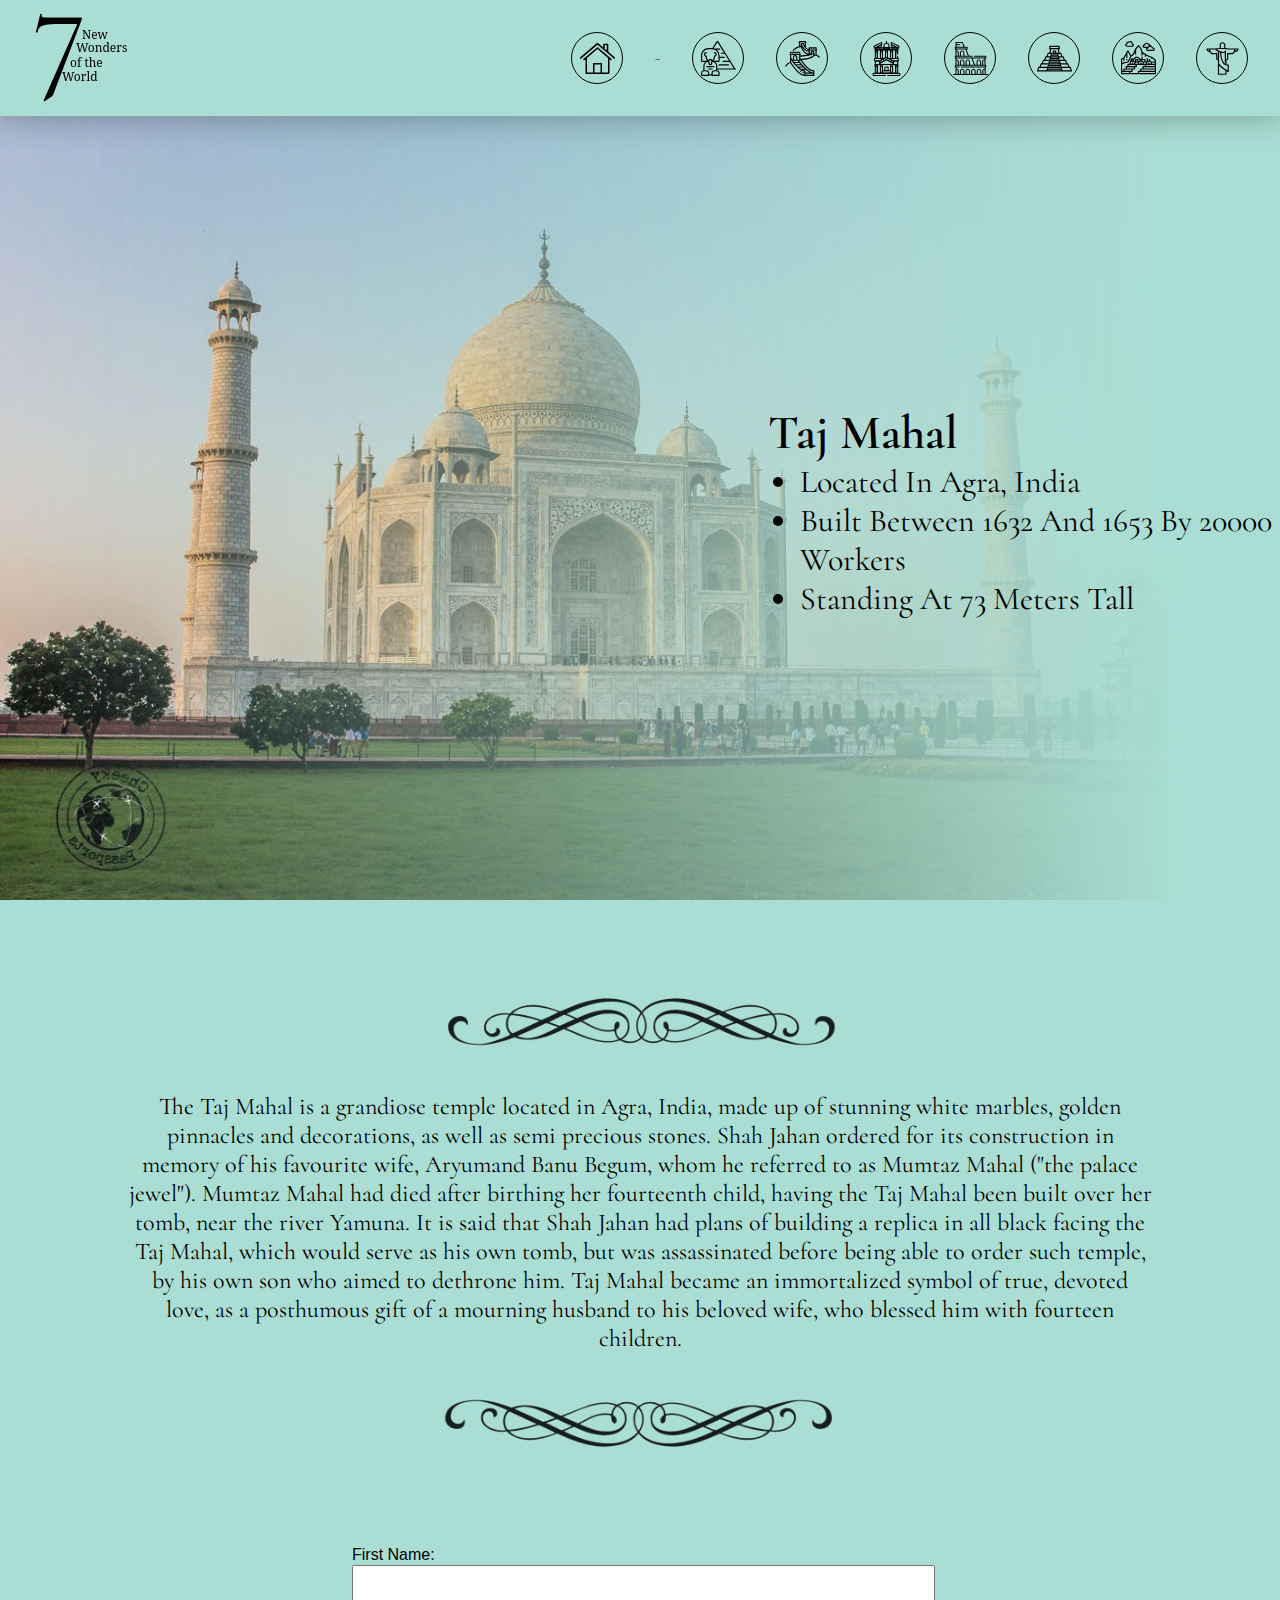
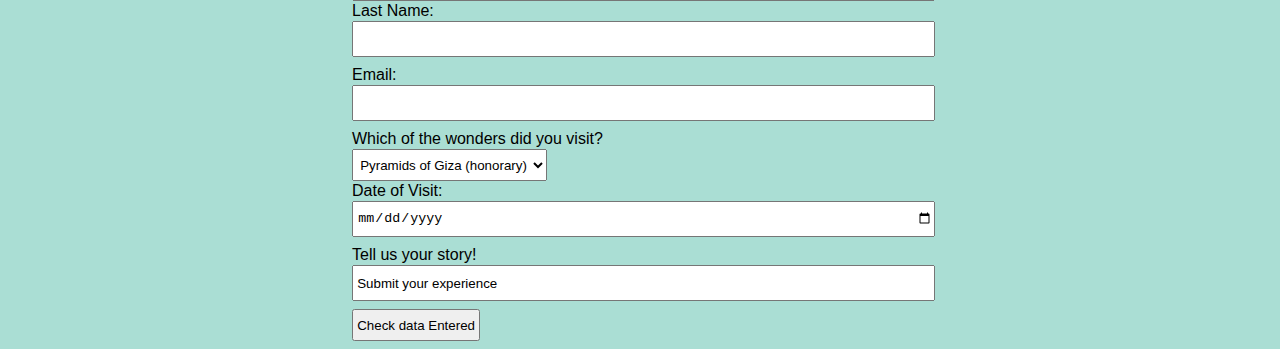
<file: wonders/taj-mahal.html>
<!DOCTYPE html>
<html lang="en">
<head>
    <meta charset="UTF-8">
    <meta http-equiv="X-UA-Compatible" content="IE=edge">
    <meta name="viewport" content="width=device-width, initial-scale=1.0">
    <title>Taj Mahal</title>

    <link rel="shortcut icon" href="../icons/taj.svg" type="image/x-icon">
    <!-- Right landing page -->

    <link rel="stylesheet" href="../styles/general.css">
    <link rel="stylesheet" href="../styles/info-landing.css">
    <link rel="stylesheet" href="../styles/form.css">
    <link rel="stylesheet" href="../styles/header.css">
    <link rel="stylesheet" href="../styles/info-pages.css">
    <!-- Linking CSS -->

    <!-- Adding font "Cormorant" from Google Fonts -->
    <link rel="preconnect" href="https://fonts.googleapis.com">
    <link rel="preconnect" href="https://fonts.gstatic.com" crossorigin>
    <link href="https://fonts.googleapis.com/css2?family=Cormorant:ital,wght@0,300;0,400;0,700;1,500&display=swap" rel="stylesheet">

    <!-- JavaScript -->
    <script>
        function formCompletionMessage(event) {
            event.preventDefault();
            let date = document.getElementById('date').value;

            let comparedate = new Date(date);
            const today = new Date();

            if (comparedate > today) {
                window.alert("Invalid Date, retry");
            } else {
                let fname = document.getElementById('fname').value;
                let lname = document.getElementById('lname').value;
                let email = document.getElementById('email').value;
                let wonder = document.getElementById('wonder-option').value;
            let story = document.getElementById('story').value;
            
            let message = `Confirm Your Details: 
            First Name: ${fname} \n 
            Last Name: ${lname} \n 
            Email: ${email} \n 
            Date: ${date} \n
            Wonder: ${wonder} \n \n 
            Your Story: ${story}
            `
            window.confirm(message)
}
}
    </script>

</head>
<body>
    <header>
        <div id="left-section">
            <img src="../icons/web-logo.png" id="header-logo">
        </div>
        <div id="right-section">
            <div class="nav-button" id="nav0" onclick="location.href = '../index.html'">
                <img src="../icons/home.svg" class="nav-icons">
            </div>
            -
            
            <div class="nav-button" id="nav1" onclick="location.href = '../wonders/pyramid-of-giza.html'">
                <img src="../icons/giza.svg" class="nav-icons">
            </div>
            <div class="nav-button" id="nav2" onclick="location.href = '../wonders/great-wall-of-china.html'">
                <img src="../icons/china.svg" class="nav-icons">
            </div>
            <div class="nav-button" id="nav3" onclick="location.href = '../wonders/petra.html'">
                <img src="../icons/petra.svg" class="nav-icons">
            </div>
            <div class="nav-button" id="nav4">
                <img src="../icons/colosseum.svg" class="nav-icons" onclick="location.href = '../wonders/colosseum.html'">
            </div>
            <div class="nav-button" id="nav5">
                <img src="../icons/itza.svg" class="nav-icons" onclick="location.href = '../wonders/chichen-itza.html'">
            </div>
            <div class="nav-button" id="nav6">
                <img src="../icons/pichu.svg" class="nav-icons" onclick="location.href = '../wonders/machu-picchu.html'">
            </div>
            <div class="nav-button" id="nav8" onclick="location.href = '../wonders/christ-the-redeemer.html'">
                <img src="../icons/christ.svg" class="nav-icons">
            </div>
        </div>
        </header>

        <section id="info-landing">
            <div id="landing-grid">
                <div id="landing-image-container">
                    <img src="../images/taj-mahal.jpg" id="background-image">
                </div>
                <div id="info-title">
                    <p id="page-title-main">
                        Taj Mahal
                    </p>

                    <ul id="wonder-fact-list">
                        <li>Located in Agra, India</li>
                        <li>Built between 1632 and 1653 by 20000 workers</li>
                        <li>Standing at 73 meters tall</li>
                    </ul>
                </div>
            </div>
        </section>

        <div class="divider" id="divider-1h-container">
            <img src="../images/fancy-divider.png" id="divider-1h" class="horizontal-divider">
        </div>

        <section class="textual-desciption-section">
            <div id="textual-description">
                The Taj Mahal is a grandiose temple located in Agra, India, made up of stunning white marbles, golden pinnacles and decorations, as well as semi precious stones. Shah Jahan ordered for its construction in memory of his favourite wife, Aryumand Banu Begum, whom he referred to as Mumtaz Mahal ("the palace jewel"). Mumtaz Mahal had died after birthing her fourteenth child, having the Taj Mahal been built over her tomb, near the river Yamuna.

                It is said that Shah Jahan had plans of building a replica in all black facing the Taj Mahal, which would serve as his own tomb, but was assassinated before being able to order such temple, by his own son who aimed to dethrone him. Taj Mahal became an immortalized symbol of true, devoted love, as a posthumous gift of a mourning husband to his beloved wife, who blessed him with fourteen children.
            </div>            
        </section>

        <div class="divider" id="divider-2h-container">
            <img src="../images/fancy-divider.png" id="divider-2h" class="horizontal-divider">
        </div>
        
        <section id="form-section">
            <form action="" id="hpage-form" method="post">
                <div class="names-input-grid">
                    <label for="fname" class="form-label">First Name:</label> <br>
                    <input type="text" id="fname" name="fname" required>
                    <label for="lname" class="form-label">Last Name:</label> <br>
                    <input type="text" id="lname" name="lname" required>
                </div>
        
                <div>
                    <label for="email" class="form-label">Email:</label> <br>
                    <input type="email" id="email" name="email" required>
                </div>
        
                <div>
                    <label for="wonder-option" class="form-label">Which of the wonders did you visit?</label> <br>
                    <select id="wonder-option" name="wonder-option" required>
                        <option value="giza">Pyramids of Giza (honorary)</option>
                        <option value="china">Great Wall of China</option>
                        <option value="petra">Petra</option>
                        <option value="colosseum">The colosseum</option>
                        <option value="chichen-itza">Chichen Itza</option>
                        <option value="machu-picchu">Machu Picchu</option>
                        <option value="taj-mahal">Taj Mahal</option>
                        <option value="christ-the-redeemer">Christ the Redeemer</option>
                    </select>
        
                    <br>
                    <label for="date" class="form-label" required>Date of Visit:</label> <br>
                    <input type="date" name="date" id="date">
                </div>
        
                <div>
                    <label for="story" class="form-label">Tell us your story!</label> <br>
                    <input name="story" id="story" type="text" value="Submit your experience" required>
                </div>
        
                <div>
                    <!-- Submits the page info -->
                    <button onclick="formCompletionMessage(event)">Check data Entered</button>
                </div>
            </form>
        </section>
</body>
</html>
</file>
<file: styles/info-landing.css>
#info-landing {
    margin-top: 7.25rem;
    display: block;
}

#landing-grid {
    display: grid;
    /* Creates easier positioning */
    grid-template-columns: 60vw 40vw;
                            /* Creates a 3:2 ratio in width */

    width: 100%;
    height: calc(100vh - 7.25rem);

    align-items: center;
}
#landing-image-container {
    z-index: 1;
    height: 100%;
}

#background-image {
    -webkit-mask-image: linear-gradient(to right, black, transparent);
    -o-mask-image: linear-gradient(to right, black, transparent);
    -moz-mask-image: linear-gradient(to right, black, transparent);
    mask-image: linear-gradient(to right, black, transparent);
    /* Creates a gradient from left to right, creating a fade effect*/
    /* Multiple different declarations for browser support, chrome and certain other browsers don't support mask-image without the prefix*/

    height: calc(100vh - 7.25rem);
    width: auto;
}

#info-title {
    position: static;
    /* height: 60vh; */

    z-index: 10;

    display: flex;
    flex-direction: column;
    align-items: left;
    /* justify-content: ; */
}

#page-title-main {
    text-transform: capitalize;
    /* using title case */

    font-weight: 600;
    font-size: 3rem;
    /* font styling */
}

#wonder-fact-list {
    font-size: 2rem;
    text-transform: capitalize;
    /* title case */

    margin-left: 1em;
    /* accounts for the bullet point */
}
</file>
<file: styles/form.css>
.form-label {
    font-family: Arial; 
    /* Using the font-family Arial for readability */
}

#hpage-form div {
    margin-bottom: 0.5rem;
}

#hpage-form {
    width: 45%;
}

#hpage-form div {
    width: 100%;
}

#hpage-form select{
    height: 2rem;
    padding: 0.2rem;
}

#hpage-form input {
    width: 100%;
    height: 2rem;

    padding-left: 0.2rem;
}

#hpage-form button {
    height: 2rem;
    padding: 0.2rem;
}

/* Basic styling */
</file>
<file: styles/header.css>
header {
    display: flex;
    flex-direction: row;
    justify-content: space-between;
    /* Even spacing */
    align-items: center;

    position: fixed;
    /* Keeps the header stuck to the top of the window */
    top: 0;
    left: 0;
    right: 0;
    /* takes up the entire width */

    height: 6.25rem;

    padding: 0.5rem 2rem;

    background-color: var(--background-color);
    box-shadow: 0 0 2rem rgba(0, 0, 0, 0.311);

    z-index: 100;
    /* Keeps the header ontop of any other items */
}

#right-section, #left-section {
    height: 100%;
    /* inherits height from the parent element */
}

#header-logo {
    filter: invert(1);
    /* Makes teh header-logo black as it was originally white */
}

#right-section {
    display: flex;
    flex-direction: row;
    align-items: center;
    /* Creating a flexbox for easier positioning of child elements */
}

.nav-button {
    display: flex;
    height: 50%;

    aspect-ratio: 1/1;

    border: 1px solid black;
    border-radius: 50%;
    /* Creates a circular div, as the aspect ratio is 1:1 */

    align-items: center;
    justify-content: center;

    transition: all 0.15s;
    /* Allows for smooth transitions when hovered */
    margin-left: 2rem;

}

#nav0 {
    margin-right: 2rem;
}

.nav-icons {
    width: 70%;
    height: 70%;

    padding: 0.35rem;
}

.nav-button:hover {
    cursor: pointer;

    transform: scale(1.5);
    /* simple styling for hovered objects */
}
</file>
<file: styles/info-pages.css>
.divider {
    display: flex;
    justify-content: center;
    align-items: center;

    height: 7rem;
    padding: 1rem;
}

.horizontal-divider {
    height: 100%;
    width: auto;
}

#textual-description {
    text-align: center;
    font-size: 1.5rem;
    width: 80vw;
}

#divider-1h-container {
    margin-top: 3rem;
}
#divider-2h-container {
    margin-bottom: 3rem;
}

#divider-2h {
    transform: rotate(180deg);
    /* Makes the divider, horizontal */
}
</file>
<file: styles/general.css>
* {
    padding: 0;
    margin: 0;

    /* Resetting so I can style myself for each element */
}

:root {
    --background-color: rgb(170, 222, 212);
}

html {
    font-family: Cormorant, Arial, Helvetica, sans-serif ;
    /* Setting the font-families to be inherited by the elements */
}

body {
    max-width: 100%;
    overflow-x: hidden;
    /* Prevent horizontal scrolling which isn't desired */

    background-color: var(--background-color);
    /* Didn't like how white looked */
}

section{
    width: 100%;

    display: flex;
    justify-content: center;
    align-items: center;
    /* By default all content in a generic "section" elements will be centred, can be changed */
}
</file>
